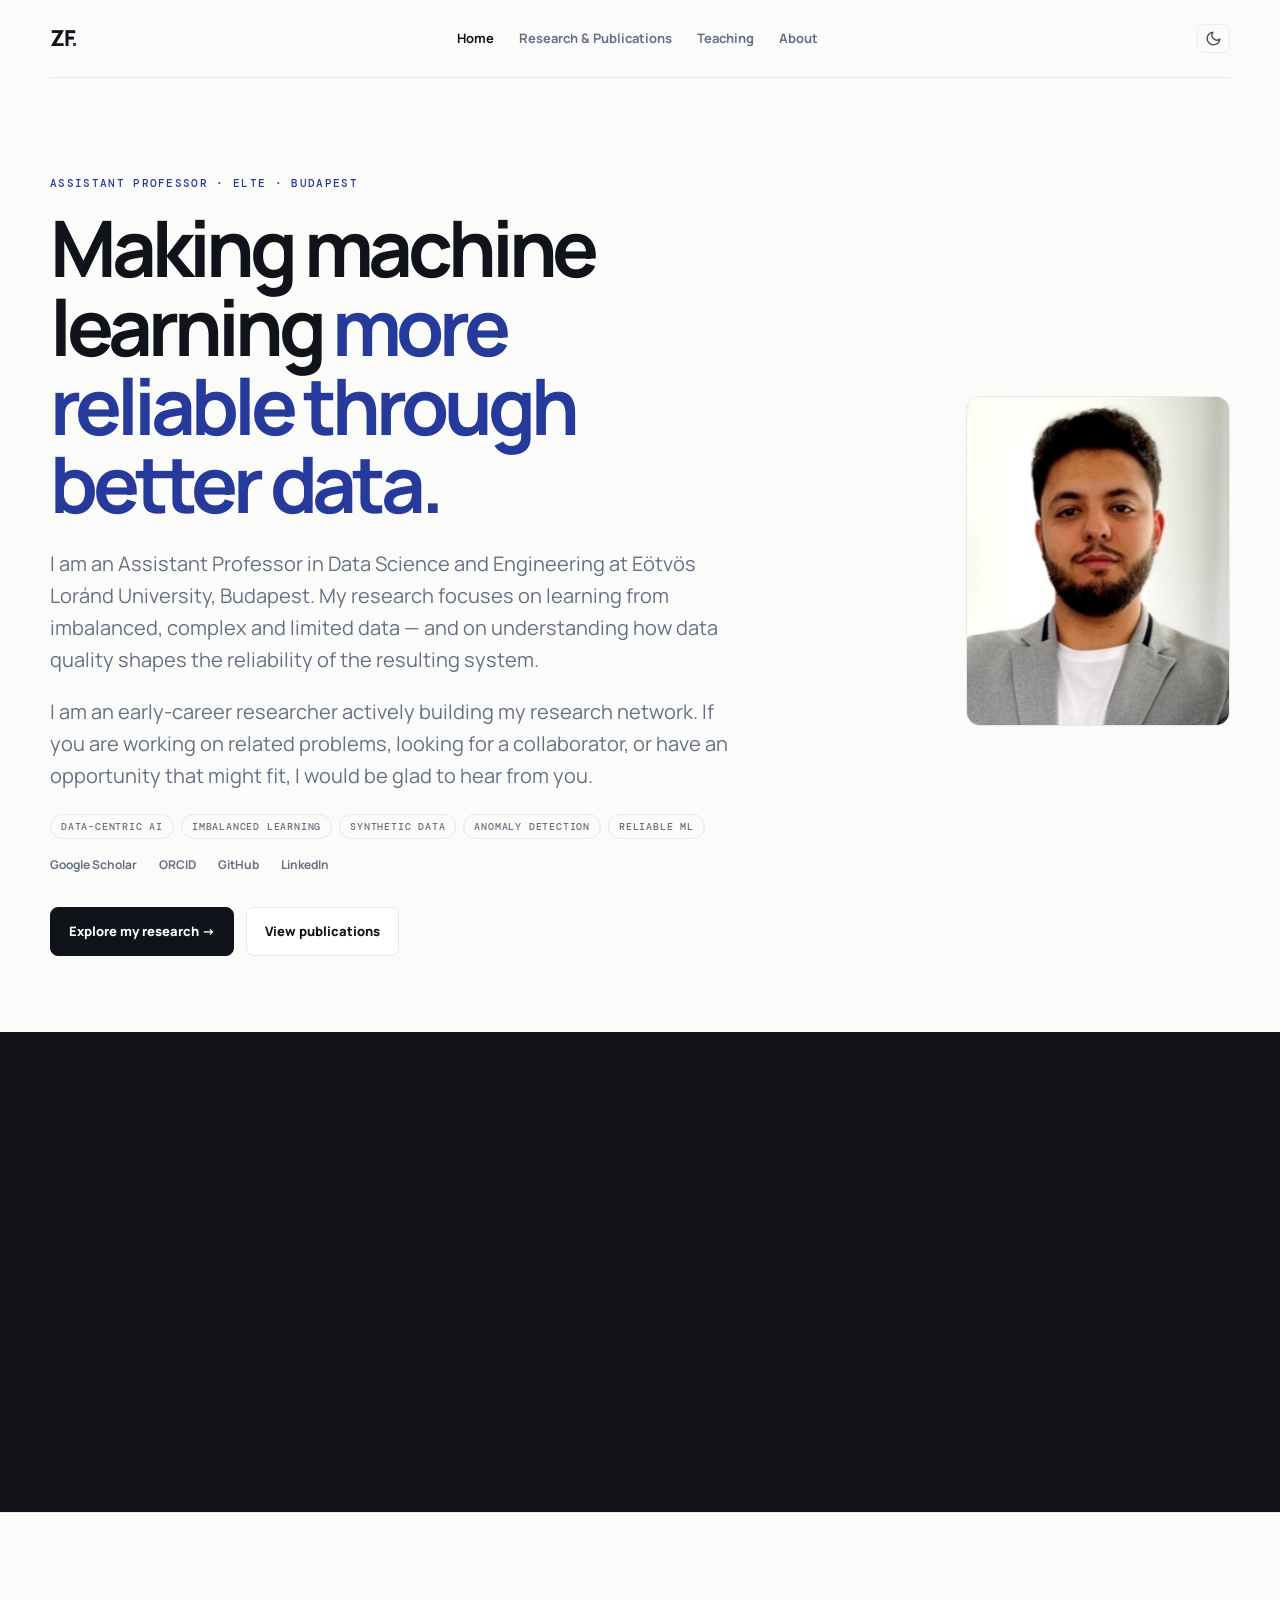
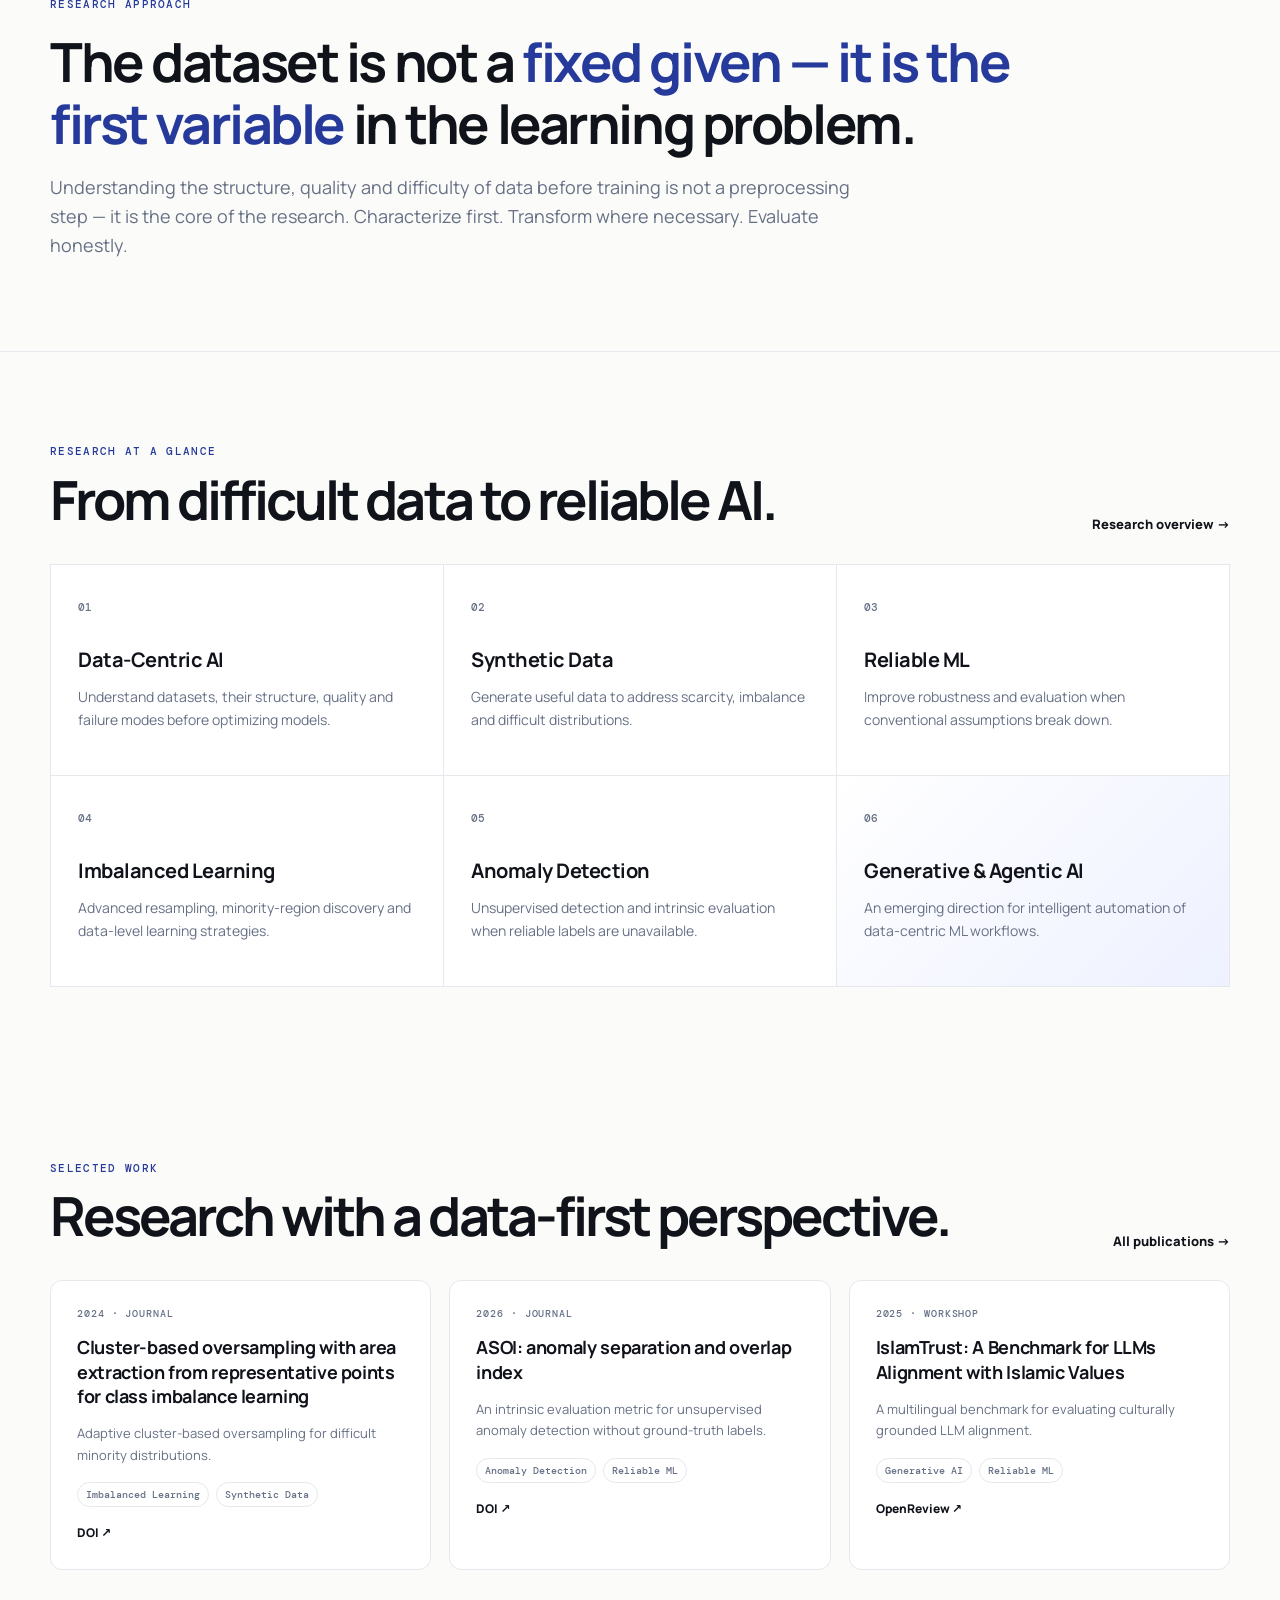
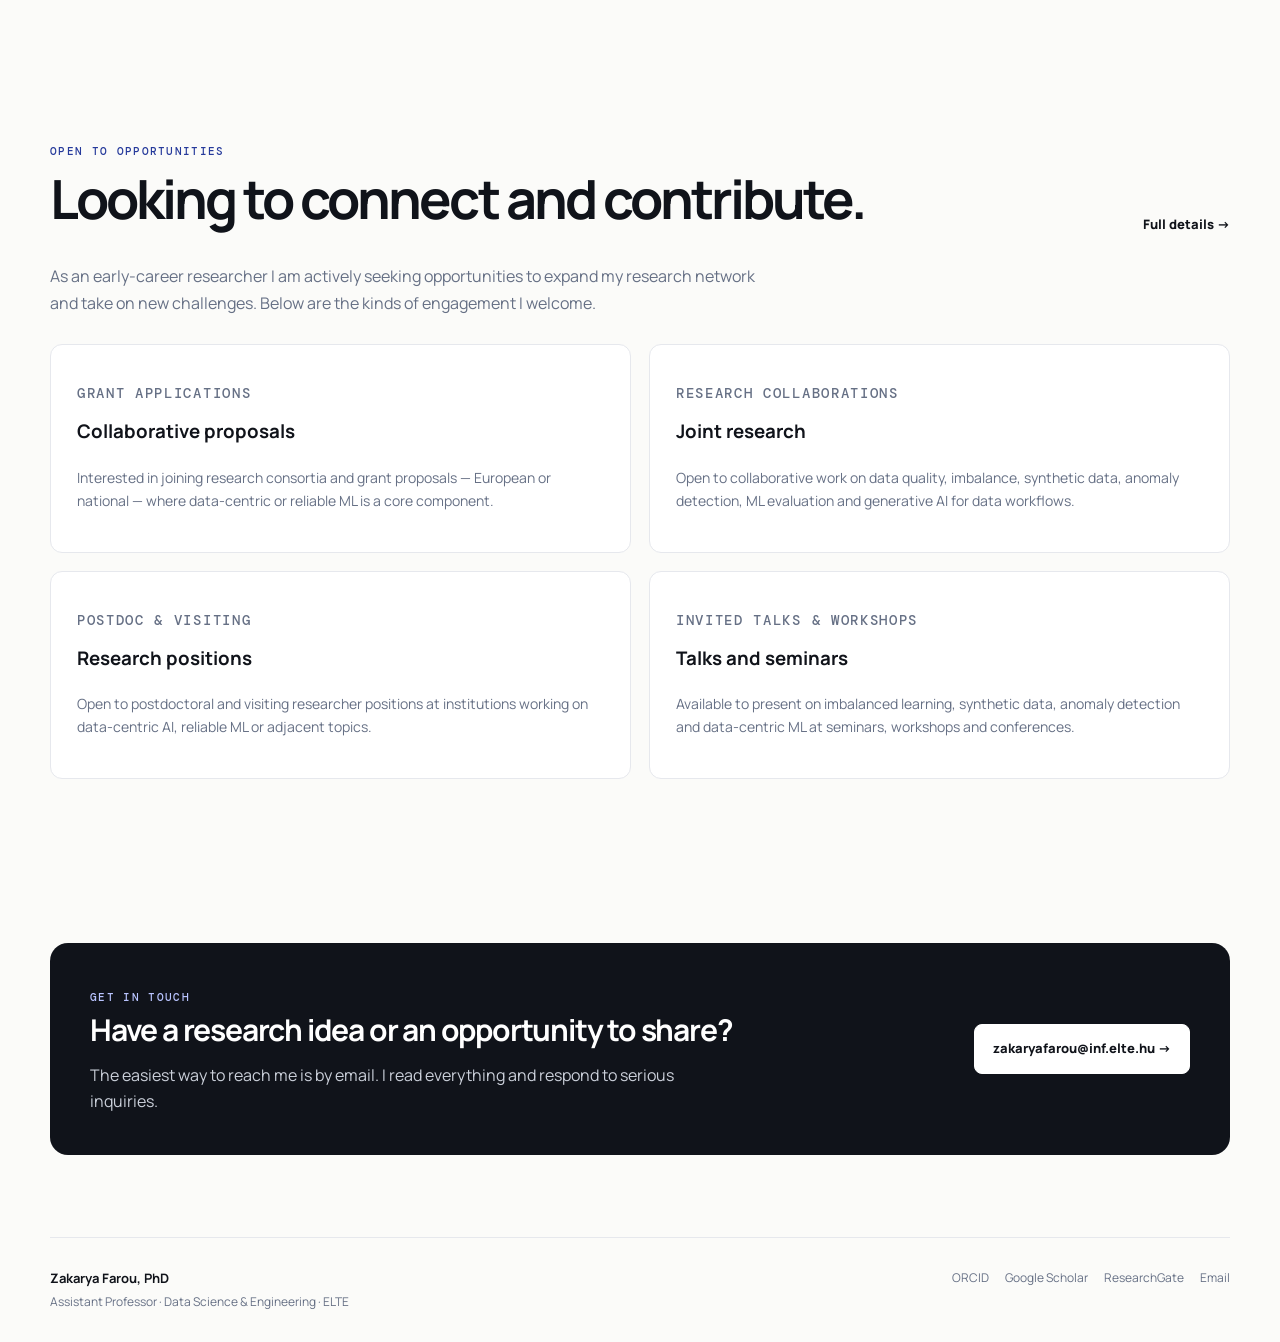
<file: index.html>
<!doctype html><html lang="en"><head><meta charset="utf-8"><meta name="viewport" content="width=device-width,initial-scale=1"><title>Zakarya Farou, PhD — Data-Centric & Reliable Machine Learning</title><meta name="description" content="Zakarya Farou is an Assistant Professor in Data Science and Engineering at Eötvös Loránd University (ELTE), Budapest. Early-career researcher in data-centric AI, synthetic data, imbalanced learning, anomaly detection and reliable ML. Open to research collaborations, grant proposals and invited talks."><meta property="og:type" content="website"><meta property="og:title" content="Zakarya Farou, PhD — Data-Centric & Reliable ML"><meta property="og:description" content="Assistant Professor at ELTE Budapest. Research in data-centric AI, synthetic data, imbalanced learning and reliable ML. Open to collaborations, grant proposals and invited talks."><meta property="og:url" content="https://zakaryafarou.github.io/"><meta property="og:image" content="https://zakaryafarou.github.io/assets/images/zakarya-farou.jpg"><meta property="og:site_name" content="Zakarya Farou"><meta name="twitter:card" content="summary_large_image"><meta name="twitter:title" content="Zakarya Farou, PhD"><meta name="twitter:description" content="Assistant Professor at ELTE. Research in data-centric AI, synthetic data, imbalanced learning and reliable ML."><link rel="canonical" href="https://zakaryafarou.github.io/"><link rel="icon" href="data:image/svg+xml,%3Csvg xmlns=%27http://www.w3.org/2000/svg%27 viewBox=%270 0 32 32%27%3E%3Crect width=%2732%27 height=%2732%27 rx=%276%27 fill=%27%23263a9b%27/%3E%3Ctext x=%2716%27 y=%2723%27 font-family=%27system-ui,sans-serif%27 font-size=%2718%27 font-weight=%27600%27 text-anchor=%27middle%27 fill=%27%23fff%27%3EZF%3C/text%3E%3C/svg%3E"><link rel="stylesheet" href="css/site.css"><script>try{var t=localStorage.getItem('theme');if(t)document.documentElement.setAttribute('data-theme',t)}catch(e){}</script><meta name="color-scheme" content="light dark"></head><body><a class="skip-link" href="#main-content">Skip to content</a>
<header class="nav wrap"><a class="brand" href="index.html">ZF<span>.</span></a><nav><a href="index.html">Home</a><a href="research.html">Research &amp; Publications</a><a href="teaching.html">Teaching</a><a href="about.html">About</a></nav><button type="button" class="theme-toggle" aria-label="Toggle theme"><svg class="icon-sun" width="17" height="17" viewBox="0 0 24 24" fill="none" stroke="currentColor" stroke-width="2" stroke-linecap="round" stroke-linejoin="round" aria-hidden="true"><circle cx="12" cy="12" r="5"/><line x1="12" y1="1" x2="12" y2="3"/><line x1="12" y1="21" x2="12" y2="23"/><line x1="4.22" y1="4.22" x2="5.64" y2="5.64"/><line x1="18.36" y1="18.36" x2="19.78" y2="19.78"/><line x1="1" y1="12" x2="3" y2="12"/><line x1="21" y1="12" x2="23" y2="12"/><line x1="4.22" y1="19.78" x2="5.64" y2="18.36"/><line x1="18.36" y1="5.64" x2="19.78" y2="4.22"/></svg><svg class="icon-moon" width="17" height="17" viewBox="0 0 24 24" fill="none" stroke="currentColor" stroke-width="2" stroke-linecap="round" stroke-linejoin="round" aria-hidden="true"><path d="M21 12.79A9 9 0 1 1 11.21 3 7 7 0 0 0 21 12.79z"/></svg></button><button type="button" class="menu-toggle" aria-label="Menu" aria-expanded="false"><span class="bar"></span><span class="bar"></span><span class="bar"></span></button></header>
<main id="main-content"><section class="hero wrap"><div class="hero-content"><p class="eyebrow">ASSISTANT PROFESSOR · ELTE · BUDAPEST</p><h1>Making machine learning <em>more reliable through better data.</em></h1><p class="lead">I am an Assistant Professor in Data Science and Engineering at Eötvös Loránd University, Budapest. My research focuses on learning from imbalanced, complex and limited data — and on understanding how data quality shapes the reliability of the resulting system.</p><p class="lead" style="margin-top:8px">I am an early-career researcher actively building my research network. If you are working on related problems, looking for a collaborator, or have an opportunity that might fit, I would be glad to hear from you.</p><div class="hero-keywords"><span>Data-Centric AI</span><span>Imbalanced Learning</span><span>Synthetic Data</span><span>Anomaly Detection</span><span>Reliable ML</span></div><nav class="hero-links" aria-label="Academic profiles"><a href="https://scholar.google.com/citations?user=FM-8ArsAAAAJ">Google Scholar</a><a href="https://orcid.org/0000-0003-3996-2656">ORCID</a><a href="https://github.com/zakaryafarou">GitHub</a><a href="https://www.linkedin.com/in/zakaryafarou">LinkedIn</a></nav><div class="actions"><a class="button primary" href="research.html">Explore my research →</a><a class="button secondary" href="research.html#publications">View publications</a></div></div><div class="hero-portrait-wrap"><img class="hero-portrait" src="assets/images/zakarya-farou.jpg" alt="Zakarya Farou" width="260" height="330"></div></section>
<section class="research-showcase" aria-label="Animated research showcase"><canvas id="research-canvas" role="img" aria-label="Animation illustrating research themes: imbalanced dot clouds, improved decision boundaries through synthetic data, semantic network, and research identity."></canvas><noscript><p style="padding:2rem 1rem;text-align:center;color:#8a94a8;font-family:Manrope,sans-serif;font-size:14px">Research showcase animation requires JavaScript.</p></noscript></section>
<section class="statement"><div class="wrap"><p class="kicker">RESEARCH APPROACH</p><h2>The dataset is not a <span>fixed given — it is the first variable</span> in the learning problem.</h2><p class="lead" style="font-size:18px;max-width:800px;margin-top:16px">Understanding the structure, quality and difficulty of data before training is not a preprocessing step — it is the core of the research. Characterize first. Transform where necessary. Evaluate honestly.</p></div></section>
<section class="block wrap"><div class="section-head"><div><p class="kicker">RESEARCH AT A GLANCE</p><h2>From difficult data to reliable AI.</h2></div><a href="research.html">Research overview →</a></div><div class="theme-grid"><a class="theme" href="research.html#data"><small>01</small><h3>Data-Centric AI</h3><p>Understand datasets, their structure, quality and failure modes before optimizing models.</p></a><a class="theme" href="research.html#synthetic"><small>02</small><h3>Synthetic Data</h3><p>Generate useful data to address scarcity, imbalance and difficult distributions.</p></a><a class="theme" href="research.html#reliable"><small>03</small><h3>Reliable ML</h3><p>Improve robustness and evaluation when conventional assumptions break down.</p></a><a class="theme" href="research.html#imbalance"><small>04</small><h3>Imbalanced Learning</h3><p>Advanced resampling, minority-region discovery and data-level learning strategies.</p></a><a class="theme" href="research.html#anomaly"><small>05</small><h3>Anomaly Detection</h3><p>Unsupervised detection and intrinsic evaluation when reliable labels are unavailable.</p></a><a class="theme future" href="research.html#agentic"><small>06</small><h3>Generative &amp; Agentic AI</h3><p>An emerging direction for intelligent automation of data-centric ML workflows.</p></a></div></section>
<section class="block wrap"><div class="section-head"><div><p class="kicker">SELECTED WORK</p><h2>Research with a data-first perspective.</h2></div><a href="research.html#publications">All publications →</a></div><div class="paper-grid"><article class="paper-card"><div class="paper-meta">2024 · JOURNAL</div><h3>Cluster-based oversampling with area extraction from representative points for class imbalance learning</h3><p>Adaptive cluster-based oversampling for difficult minority distributions.</p><div class="tags"><span class="tag">Imbalanced Learning</span><span class="tag">Synthetic Data</span></div><a class="paper-links" href="https://doi.org/10.1016/j.iswa.2024.200357">DOI ↗</a></article><article class="paper-card"><div class="paper-meta">2026 · JOURNAL</div><h3>ASOI: anomaly separation and overlap index</h3><p>An intrinsic evaluation metric for unsupervised anomaly detection without ground-truth labels.</p><div class="tags"><span class="tag">Anomaly Detection</span><span class="tag">Reliable ML</span></div><a class="paper-links" href="https://doi.org/10.1007/s40747-025-02204-0">DOI ↗</a></article><article class="paper-card"><div class="paper-meta">2025 · WORKSHOP</div><h3>IslamTrust: A Benchmark for LLMs Alignment with Islamic Values</h3><p>A multilingual benchmark for evaluating culturally grounded LLM alignment.</p><div class="tags"><span class="tag">Generative AI</span><span class="tag">Reliable ML</span></div><a class="paper-links" href="https://openreview.net/forum?id=PBcv90iKFB">OpenReview ↗</a></article></div></section>
<section class="block wrap" id="open-to"><div class="section-head"><div><p class="kicker">OPEN TO OPPORTUNITIES</p><h2>Looking to connect and contribute.</h2></div><a href="about.html#open-to">Full details →</a></div><p style="max-width:720px;margin-bottom:28px;color:var(--muted)">As an early-career researcher I am actively seeking opportunities to expand my research network and take on new challenges. Below are the kinds of engagement I welcome.</p><div class="contact-grid"><article class="contact-card"><p class="kicker">GRANT APPLICATIONS</p><h3>Collaborative proposals</h3><p>Interested in joining research consortia and grant proposals — European or national — where data-centric or reliable ML is a core component.</p></article><article class="contact-card"><p class="kicker">RESEARCH COLLABORATIONS</p><h3>Joint research</h3><p>Open to collaborative work on data quality, imbalance, synthetic data, anomaly detection, ML evaluation and generative AI for data workflows.</p></article><article class="contact-card"><p class="kicker">POSTDOC &amp; VISITING</p><h3>Research positions</h3><p>Open to postdoctoral and visiting researcher positions at institutions working on data-centric AI, reliable ML or adjacent topics.</p></article><article class="contact-card"><p class="kicker">INVITED TALKS &amp; WORKSHOPS</p><h3>Talks and seminars</h3><p>Available to present on imbalanced learning, synthetic data, anomaly detection and data-centric ML at seminars, workshops and conferences.</p></article></div></section>
<section class="block wrap"><div class="callout"><div><p class="kicker" style="color:#b9c4ff">GET IN TOUCH</p><h2>Have a research idea or an opportunity to share?</h2><p>The easiest way to reach me is by email. I read everything and respond to serious inquiries.</p></div><a class="button" href="mailto:zakaryafarou@inf.elte.hu">zakaryafarou@inf.elte.hu →</a></div></section>
</main>
<footer class="wrap"><div><strong>Zakarya Farou, PhD</strong><span>Assistant Professor · Data Science &amp; Engineering · ELTE</span></div><div class="footer-links"><a href="https://orcid.org/0000-0003-3996-2656">ORCID</a><a href="https://scholar.google.com/citations?user=FM-8ArsAAAAJ">Google Scholar</a><a href="https://www.researchgate.net/profile/Zakarya-Farou">ResearchGate</a><a href="mailto:zakaryafarou@inf.elte.hu">Email</a></div></footer>
<script src="js/site.js"></script><script src="js/research-animation.js"></script></body></html>
</file>
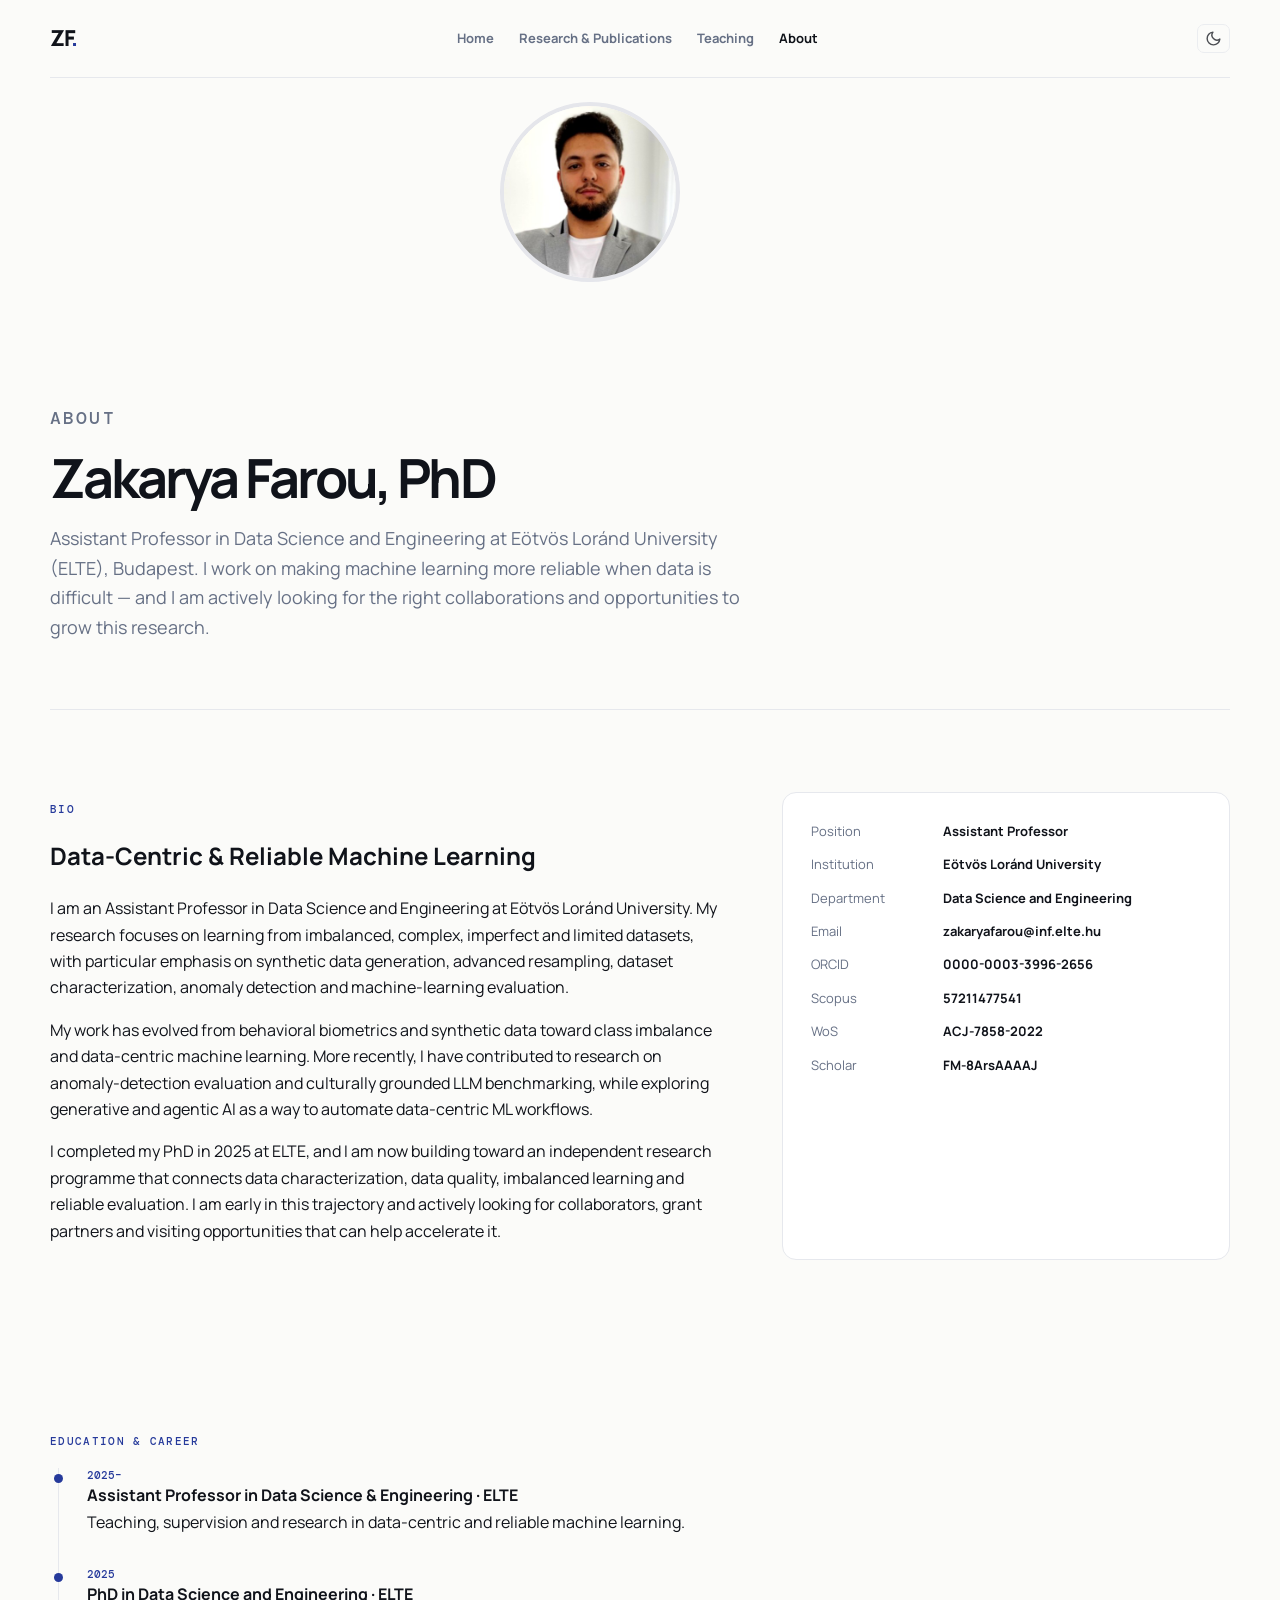
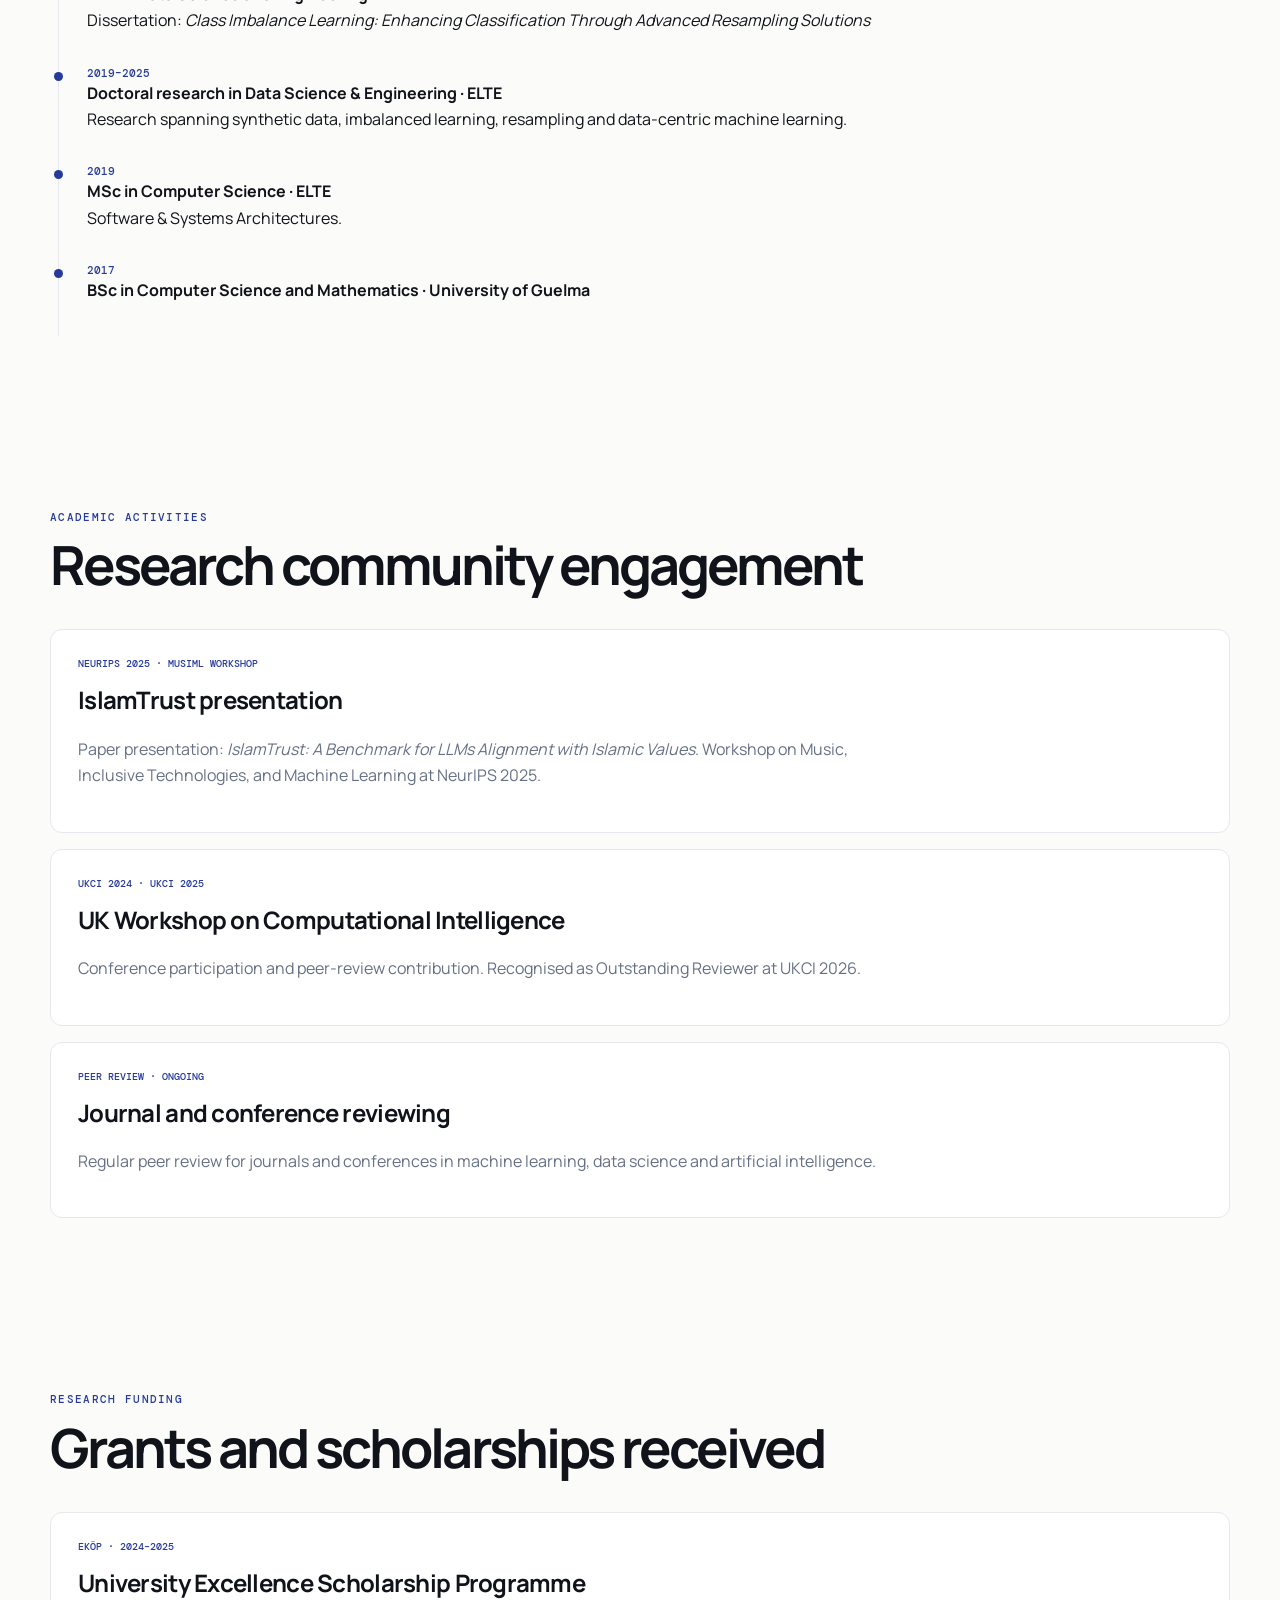
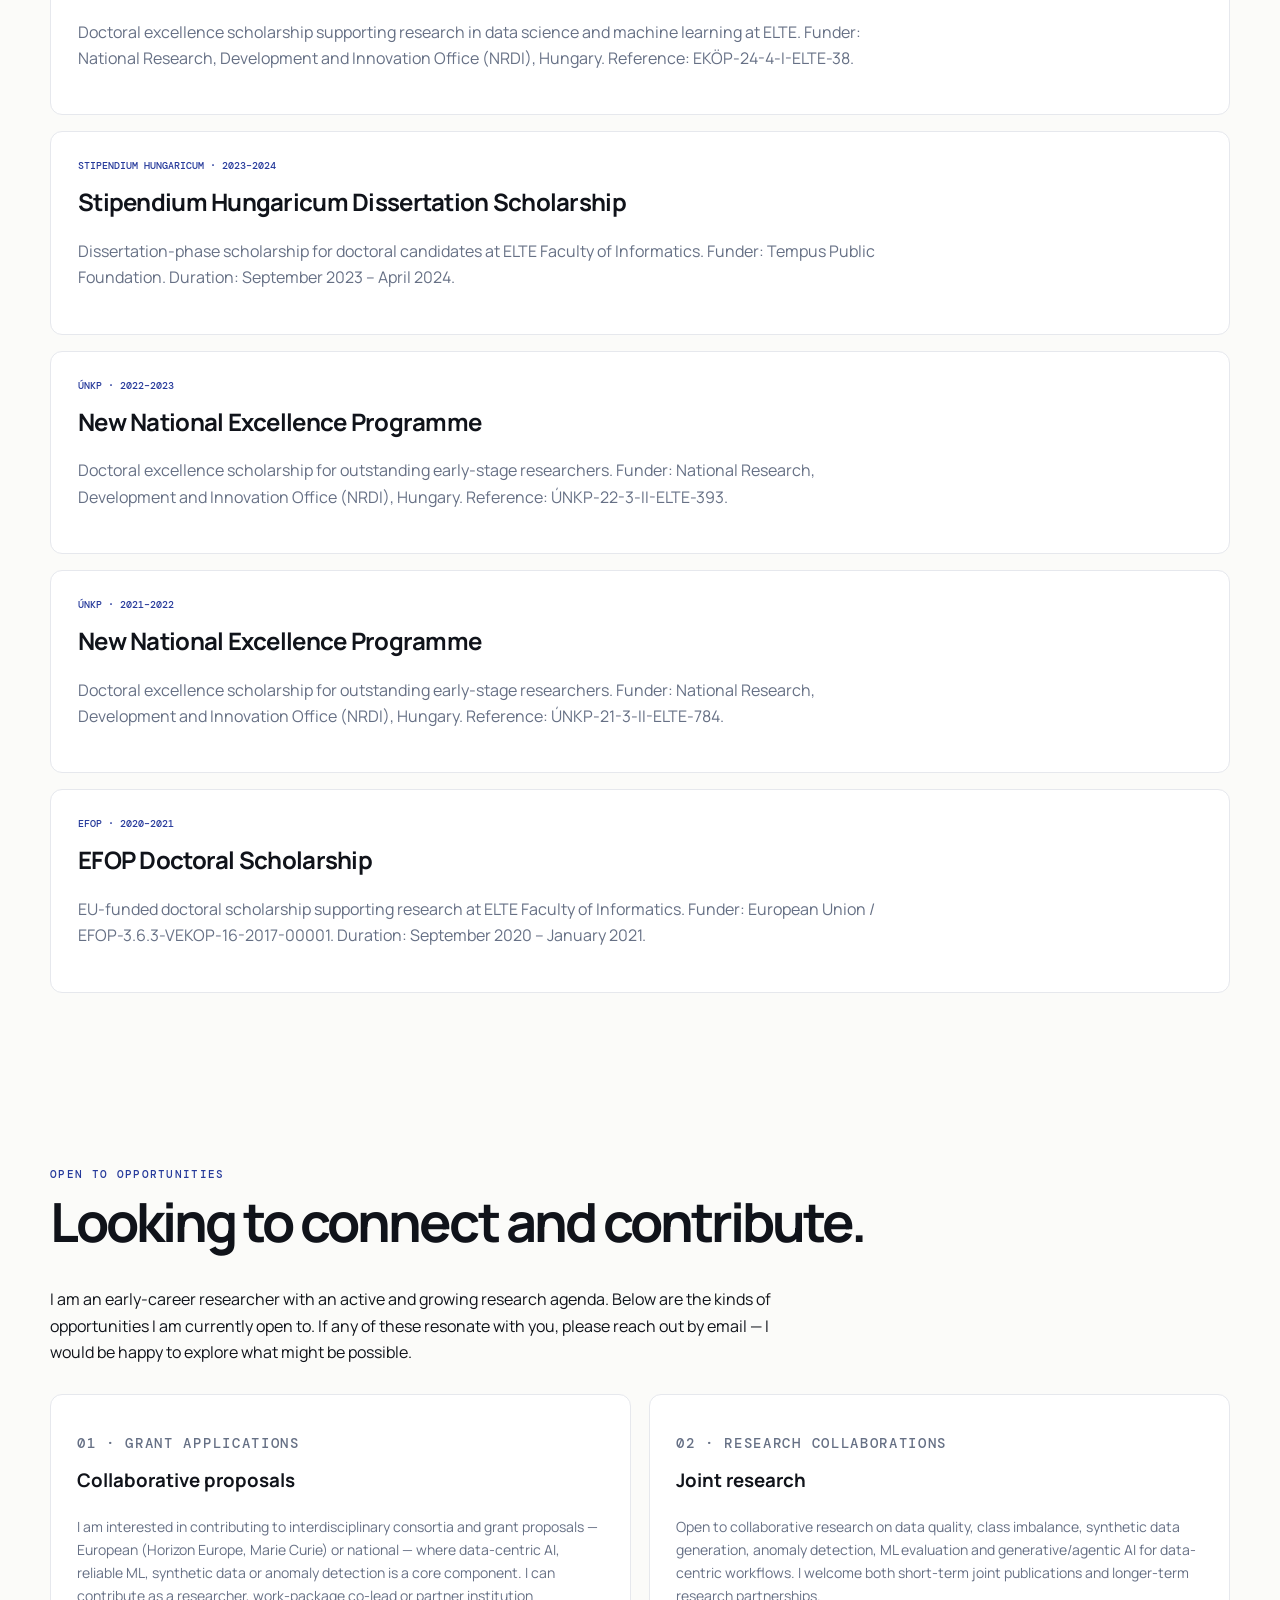
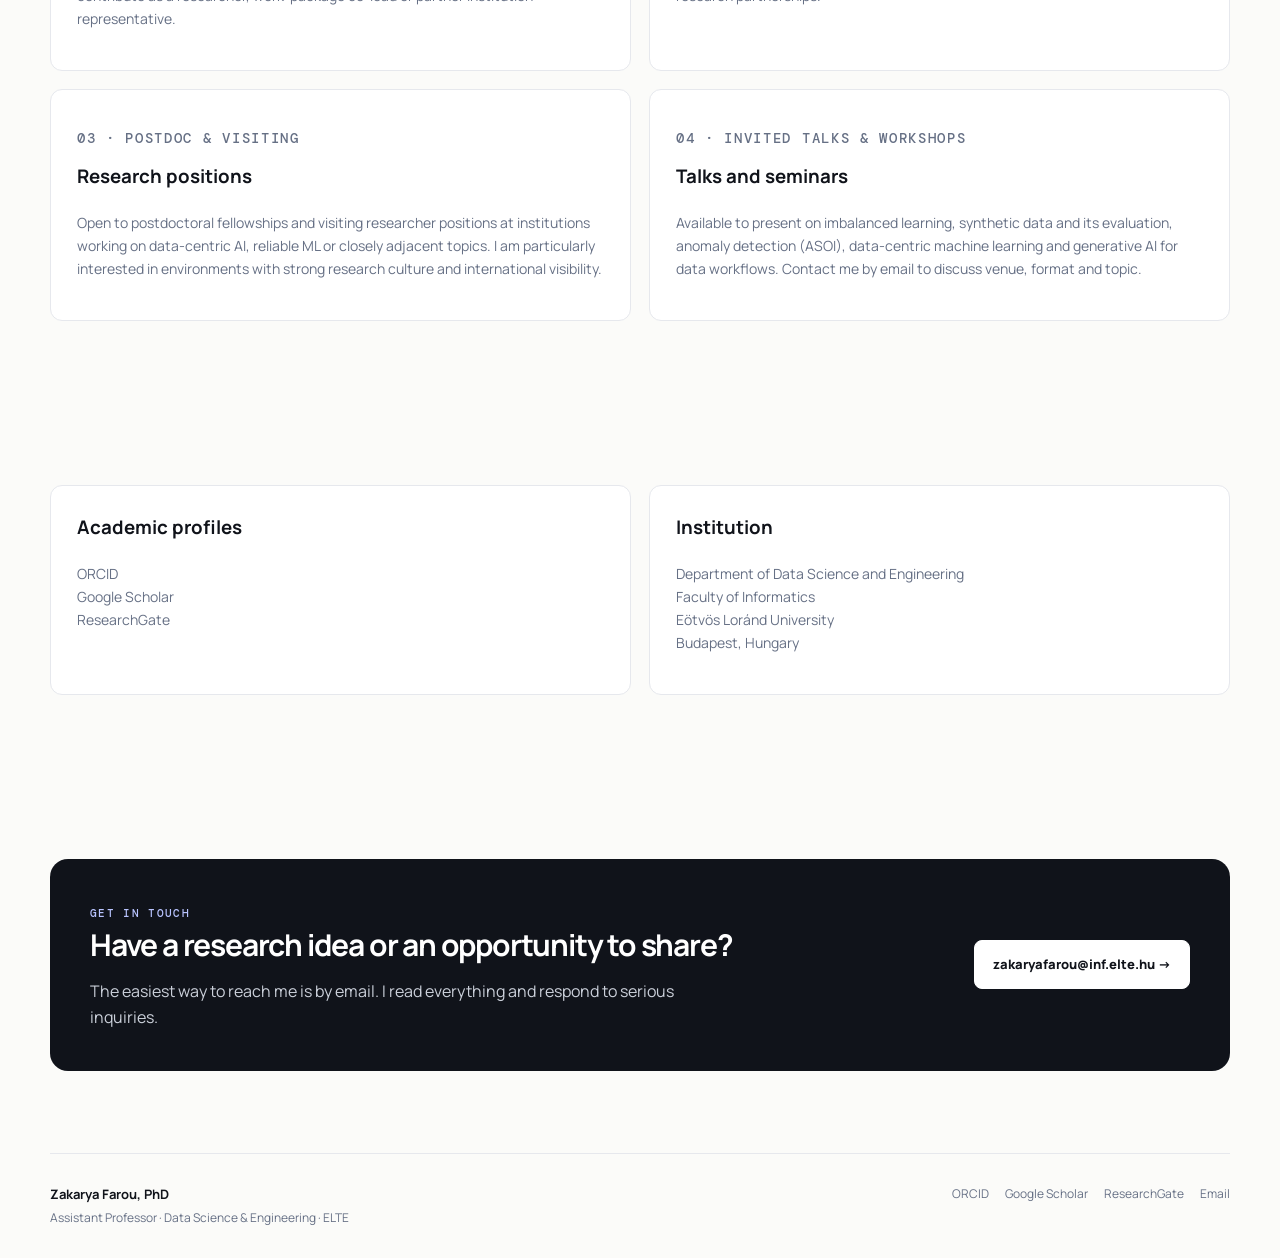
<file: about.html>
<!doctype html><html lang="en"><head><meta charset="utf-8"><meta name="viewport" content="width=device-width,initial-scale=1"><title>About — Zakarya Farou</title><meta name="description" content="About Zakarya Farou — Assistant Professor at ELTE Budapest. Bio, career timeline, academic activities, and research opportunities including grant applications, collaborations, postdoc positions and invited talks."><meta property="og:type" content="website"><meta property="og:title" content="About — Zakarya Farou, PhD"><meta property="og:description" content="Assistant Professor at ELTE Budapest in Data-Centric and Reliable Machine Learning. Open to research collaborations, grant proposals, postdoc/visiting positions and invited talks."><meta property="og:url" content="https://zakaryafarou.github.io/about.html"><meta property="og:site_name" content="Zakarya Farou"><meta property="og:image" content="https://zakaryafarou.github.io/assets/images/zakarya-farou.jpg"><meta name="twitter:card" content="summary_large_image"><link rel="canonical" href="https://zakaryafarou.github.io/about.html"><link rel="icon" href="data:image/svg+xml,%3Csvg xmlns=%27http://www.w3.org/2000/svg%27 viewBox=%270 0 32 32%27%3E%3Crect width=%2732%27 height=%2732%27 rx=%276%27 fill=%27%23263a9b%27/%3E%3Ctext x=%2716%27 y=%2723%27 font-family=%27system-ui,sans-serif%27 font-size=%2718%27 font-weight=%27600%27 text-anchor=%27middle%27 fill=%27%23fff%27%3EZF%3C/text%3E%3C/svg%3E"><link rel="stylesheet" href="css/site.css"><script>try{var t=localStorage.getItem('theme');if(t)document.documentElement.setAttribute('data-theme',t)}catch(e){}</script><meta name="color-scheme" content="light dark"></head><body><a class="skip-link" href="#main-content">Skip to content</a>
<header class="nav wrap"><a class="brand" href="index.html">ZF<span>.</span></a><nav><a href="index.html">Home</a><a href="research.html">Research &amp; Publications</a><a href="teaching.html">Teaching</a><a href="about.html">About</a></nav><button type="button" class="theme-toggle" aria-label="Toggle theme"><svg class="icon-sun" width="17" height="17" viewBox="0 0 24 24" fill="none" stroke="currentColor" stroke-width="2" stroke-linecap="round" stroke-linejoin="round" aria-hidden="true"><circle cx="12" cy="12" r="5"/><line x1="12" y1="1" x2="12" y2="3"/><line x1="12" y1="21" x2="12" y2="23"/><line x1="4.22" y1="4.22" x2="5.64" y2="5.64"/><line x1="18.36" y1="18.36" x2="19.78" y2="19.78"/><line x1="1" y1="12" x2="3" y2="12"/><line x1="21" y1="12" x2="23" y2="12"/><line x1="4.22" y1="19.78" x2="5.64" y2="18.36"/><line x1="18.36" y1="5.64" x2="19.78" y2="4.22"/></svg><svg class="icon-moon" width="17" height="17" viewBox="0 0 24 24" fill="none" stroke="currentColor" stroke-width="2" stroke-linecap="round" stroke-linejoin="round" aria-hidden="true"><path d="M21 12.79A9 9 0 1 1 11.21 3 7 7 0 0 0 21 12.79z"/></svg></button><button type="button" class="menu-toggle" aria-label="Menu" aria-expanded="false"><span class="bar"></span><span class="bar"></span><span class="bar"></span></button></header>
<main id="main-content">

<div class="profile-photo wrap"><img src="assets/images/zakarya-farou.jpg" alt="Zakarya Farou" width="180" height="180"></div>
<section class="page-head wrap"><p class="kicker">ABOUT</p><h1>Zakarya Farou, PhD</h1><p>Assistant Professor in Data Science and Engineering at Eötvös Loránd University (ELTE), Budapest. I work on making machine learning more reliable when data is difficult — and I am actively looking for the right collaborations and opportunities to grow this research.</p></section>

<section class="block wrap"><div class="bio-grid"><div><p class="kicker">BIO</p><h2>Data-Centric &amp; Reliable Machine Learning</h2><p>I am an Assistant Professor in Data Science and Engineering at Eötvös Loránd University. My research focuses on learning from imbalanced, complex, imperfect and limited datasets, with particular emphasis on synthetic data generation, advanced resampling, dataset characterization, anomaly detection and machine-learning evaluation.</p><p>My work has evolved from behavioral biometrics and synthetic data toward class imbalance and data-centric machine learning. More recently, I have contributed to research on anomaly-detection evaluation and culturally grounded LLM benchmarking, while exploring generative and agentic AI as a way to automate data-centric ML workflows.</p><p>I completed my PhD in 2025 at ELTE, and I am now building toward an independent research programme that connects data characterization, data quality, imbalanced learning and reliable evaluation. I am early in this trajectory and actively looking for collaborators, grant partners and visiting opportunities that can help accelerate it.</p></div><aside class="profile-box"><dl><dt>Position</dt><dd>Assistant Professor</dd><dt>Institution</dt><dd>Eötvös Loránd University</dd><dt>Department</dt><dd>Data Science and Engineering</dd><dt>Email</dt><dd><a href="mailto:zakaryafarou@inf.elte.hu">zakaryafarou@inf.elte.hu</a></dd><dt>ORCID</dt><dd><a href="https://orcid.org/0000-0003-3996-2656">0000-0003-3996-2656</a></dd><dt>Scopus</dt><dd>57211477541</dd><dt>WoS</dt><dd>ACJ-7858-2022</dd><dt>Scholar</dt><dd><a href="https://scholar.google.com/citations?user=FM-8ArsAAAAJ">FM-8ArsAAAAJ</a></dd></dl></aside></div></section>

<section class="block wrap"><p class="kicker">EDUCATION &amp; CAREER</p><div class="timeline"><div class="event"><div class="year">2025–</div><strong>Assistant Professor in Data Science &amp; Engineering · ELTE</strong><div>Teaching, supervision and research in data-centric and reliable machine learning.</div></div><div class="event"><div class="year">2025</div><strong>PhD in Data Science and Engineering · ELTE</strong><div>Dissertation: <em>Class Imbalance Learning: Enhancing Classification Through Advanced Resampling Solutions</em></div></div><div class="event"><div class="year">2019–2025</div><strong>Doctoral research in Data Science &amp; Engineering · ELTE</strong><div>Research spanning synthetic data, imbalanced learning, resampling and data-centric machine learning.</div></div><div class="event"><div class="year">2019</div><strong>MSc in Computer Science · ELTE</strong><div>Software &amp; Systems Architectures.</div></div><div class="event"><div class="year">2017</div><strong>BSc in Computer Science and Mathematics · University of Guelma</strong></div></div></section>

<section class="block wrap"><div class="section-head"><div><p class="kicker">ACADEMIC ACTIVITIES</p><h2>Research community engagement</h2></div></div><div class="project-list">
<article class="project"><div class="status">NeurIPS 2025 · MusIML Workshop</div><h2>IslamTrust presentation</h2><p>Paper presentation: <em>IslamTrust: A Benchmark for LLMs Alignment with Islamic Values</em>. Workshop on Music, Inclusive Technologies, and Machine Learning at NeurIPS 2025.</p></article>
<article class="project"><div class="status">UKCI 2024 · UKCI 2025</div><h2>UK Workshop on Computational Intelligence</h2><p>Conference participation and peer-review contribution. Recognised as Outstanding Reviewer at UKCI 2026.</p></article>
<article class="project"><div class="status">PEER REVIEW · ONGOING</div><h2>Journal and conference reviewing</h2><p>Regular peer review for journals and conferences in machine learning, data science and artificial intelligence.</p></article>
</div></section>

<section class="block wrap"><div class="section-head"><div><p class="kicker">RESEARCH FUNDING</p><h2>Grants and scholarships received</h2></div></div><div class="project-list">
<article class="project"><div class="status">EKÖP · 2024–2025</div><h2>University Excellence Scholarship Programme</h2><p>Doctoral excellence scholarship supporting research in data science and machine learning at ELTE. Funder: National Research, Development and Innovation Office (NRDI), Hungary. Reference: EKÖP-24-4-I-ELTE-38.</p></article>
<article class="project"><div class="status">STIPENDIUM HUNGARICUM · 2023–2024</div><h2>Stipendium Hungaricum Dissertation Scholarship</h2><p>Dissertation-phase scholarship for doctoral candidates at ELTE Faculty of Informatics. Funder: Tempus Public Foundation. Duration: September 2023 – April 2024.</p></article>
<article class="project"><div class="status">ÚNKP · 2022–2023</div><h2>New National Excellence Programme</h2><p>Doctoral excellence scholarship for outstanding early-stage researchers. Funder: National Research, Development and Innovation Office (NRDI), Hungary. Reference: ÚNKP-22-3-II-ELTE-393.</p></article>
<article class="project"><div class="status">ÚNKP · 2021–2022</div><h2>New National Excellence Programme</h2><p>Doctoral excellence scholarship for outstanding early-stage researchers. Funder: National Research, Development and Innovation Office (NRDI), Hungary. Reference: ÚNKP-21-3-II-ELTE-784.</p></article>
<article class="project"><div class="status">EFOP · 2020–2021</div><h2>EFOP Doctoral Scholarship</h2><p>EU-funded doctoral scholarship supporting research at ELTE Faculty of Informatics. Funder: European Union / EFOP-3.6.3-VEKOP-16-2017-00001. Duration: September 2020 – January 2021.</p></article>
</div></section>

<section class="block wrap" id="open-to"><div class="section-head"><div><p class="kicker">OPEN TO OPPORTUNITIES</p><h2>Looking to connect and contribute.</h2></div></div><p style="max-width:760px;margin-bottom:28px">I am an early-career researcher with an active and growing research agenda. Below are the kinds of opportunities I am currently open to. If any of these resonate with you, please reach out by email — I would be happy to explore what might be possible.</p>
<div class="contact-grid">
<article class="contact-card"><p class="kicker">01 · GRANT APPLICATIONS</p><h3>Collaborative proposals</h3><p>I am interested in contributing to interdisciplinary consortia and grant proposals — European (Horizon Europe, Marie Curie) or national — where data-centric AI, reliable ML, synthetic data or anomaly detection is a core component. I can contribute as a researcher, work-package co-lead or partner institution representative.</p></article>
<article class="contact-card"><p class="kicker">02 · RESEARCH COLLABORATIONS</p><h3>Joint research</h3><p>Open to collaborative research on data quality, class imbalance, synthetic data generation, anomaly detection, ML evaluation and generative/agentic AI for data-centric workflows. I welcome both short-term joint publications and longer-term research partnerships.</p></article>
<article class="contact-card"><p class="kicker">03 · POSTDOC &amp; VISITING</p><h3>Research positions</h3><p>Open to postdoctoral fellowships and visiting researcher positions at institutions working on data-centric AI, reliable ML or closely adjacent topics. I am particularly interested in environments with strong research culture and international visibility.</p></article>
<article class="contact-card"><p class="kicker">04 · INVITED TALKS &amp; WORKSHOPS</p><h3>Talks and seminars</h3><p>Available to present on imbalanced learning, synthetic data and its evaluation, anomaly detection (ASOI), data-centric machine learning and generative AI for data workflows. Contact me by email to discuss venue, format and topic.</p></article>
</div></section>

<section class="block wrap"><div class="contact-grid"><div class="contact-card"><h3>Academic profiles</h3><p><a href="https://orcid.org/0000-0003-3996-2656">ORCID</a><br><a href="https://scholar.google.com/citations?user=FM-8ArsAAAAJ">Google Scholar</a><br><a href="https://www.researchgate.net/profile/Zakarya-Farou">ResearchGate</a></p></div><div class="contact-card"><h3>Institution</h3><p>Department of Data Science and Engineering<br>Faculty of Informatics<br>Eötvös Loránd University<br>Budapest, Hungary</p></div></div></section>

<section class="block wrap"><div class="callout"><div><p class="kicker" style="color:#b9c4ff">GET IN TOUCH</p><h2>Have a research idea or an opportunity to share?</h2><p>The easiest way to reach me is by email. I read everything and respond to serious inquiries.</p></div><a class="button" href="mailto:zakaryafarou@inf.elte.hu">zakaryafarou@inf.elte.hu →</a></div></section>

</main>
<footer class="wrap"><div><strong>Zakarya Farou, PhD</strong><span>Assistant Professor · Data Science &amp; Engineering · ELTE</span></div><div class="footer-links"><a href="https://orcid.org/0000-0003-3996-2656">ORCID</a><a href="https://scholar.google.com/citations?user=FM-8ArsAAAAJ">Google Scholar</a><a href="https://www.researchgate.net/profile/Zakarya-Farou">ResearchGate</a><a href="mailto:zakaryafarou@inf.elte.hu">Email</a></div></footer>
<script src="js/site.js"></script></body></html>
</file>
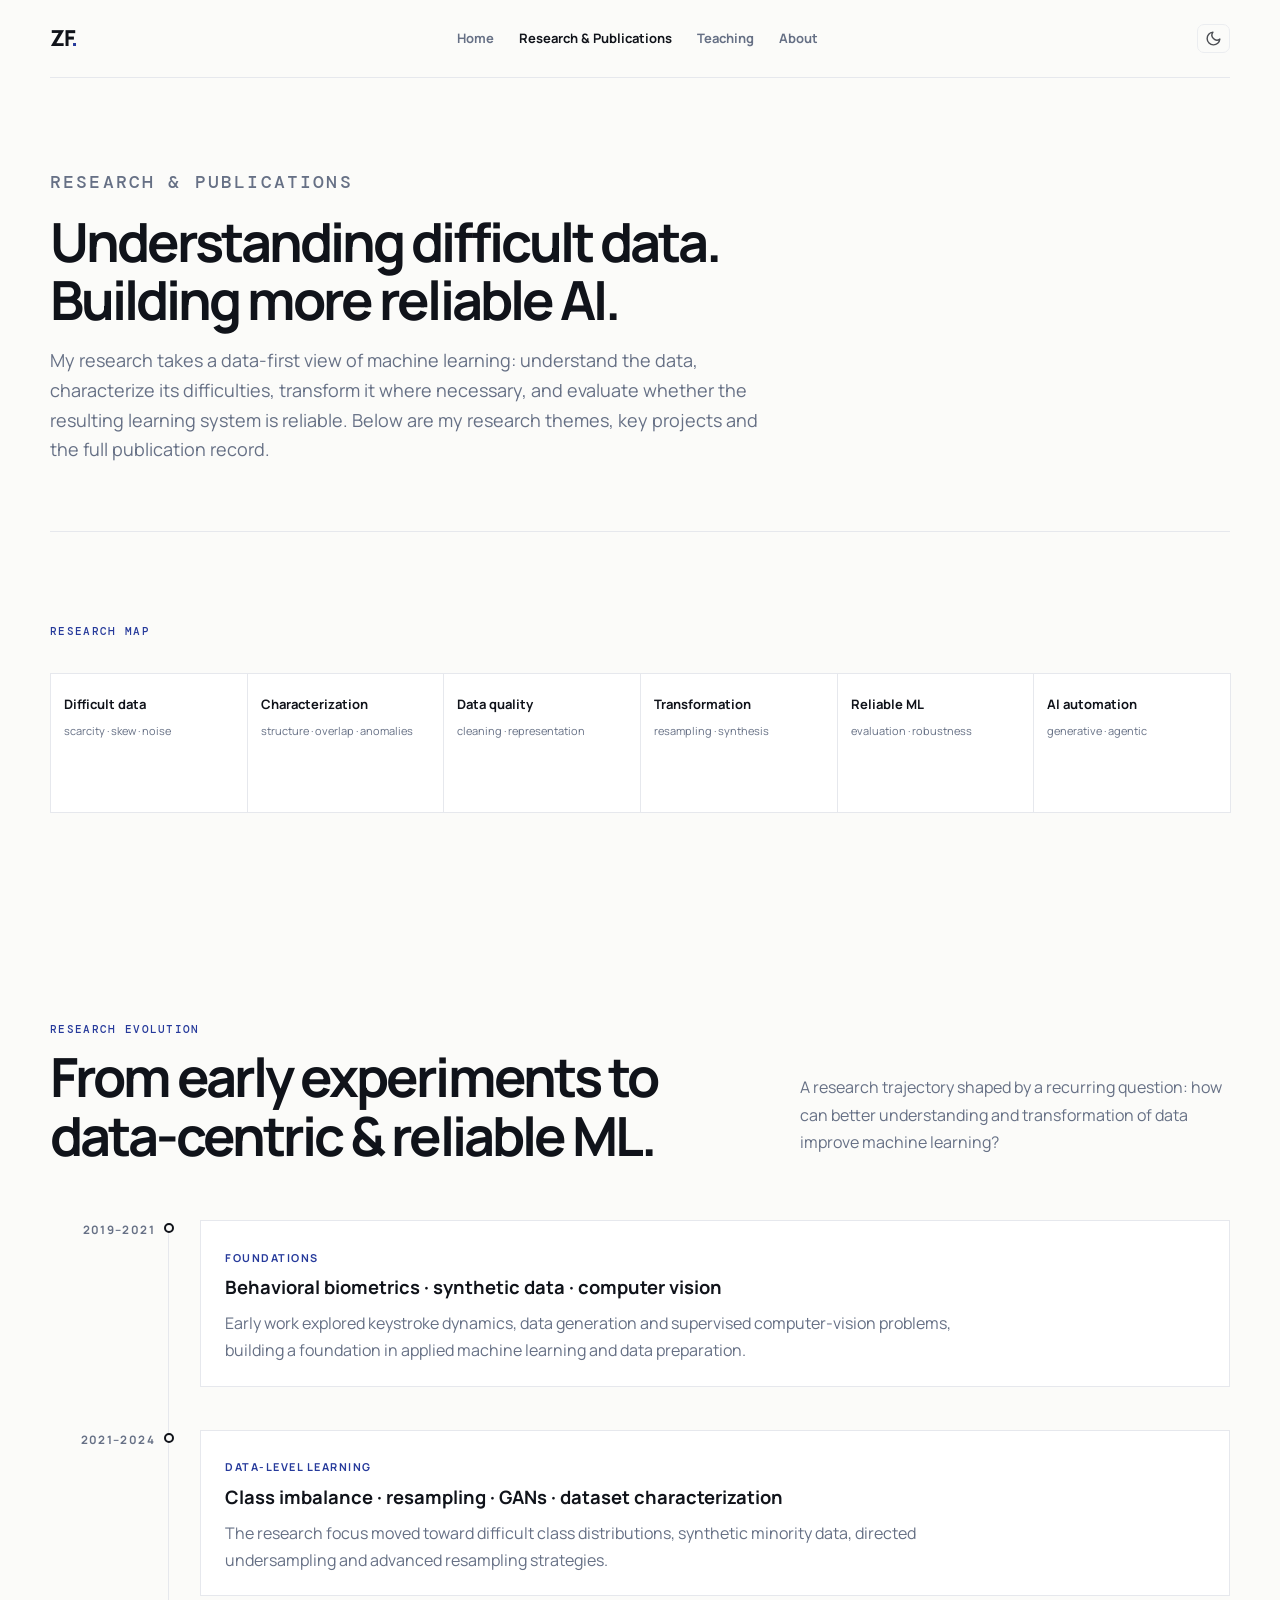
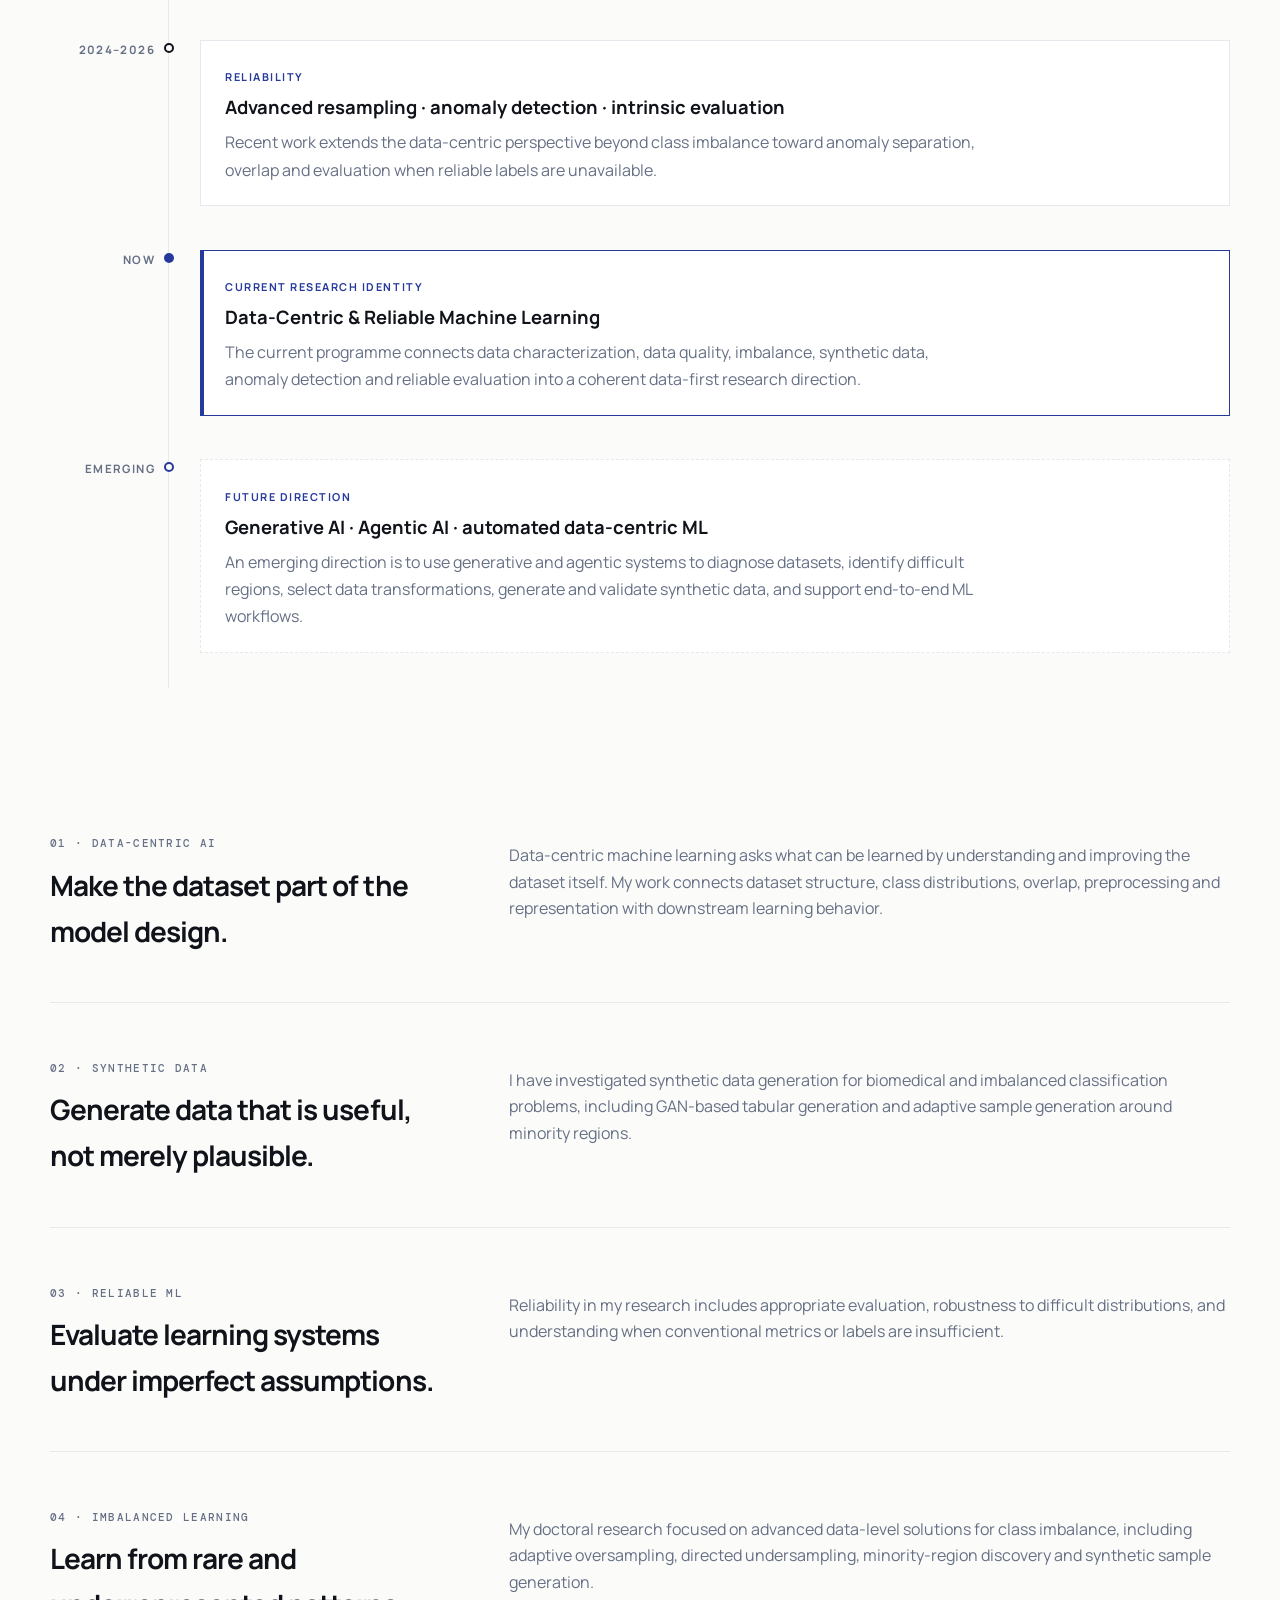
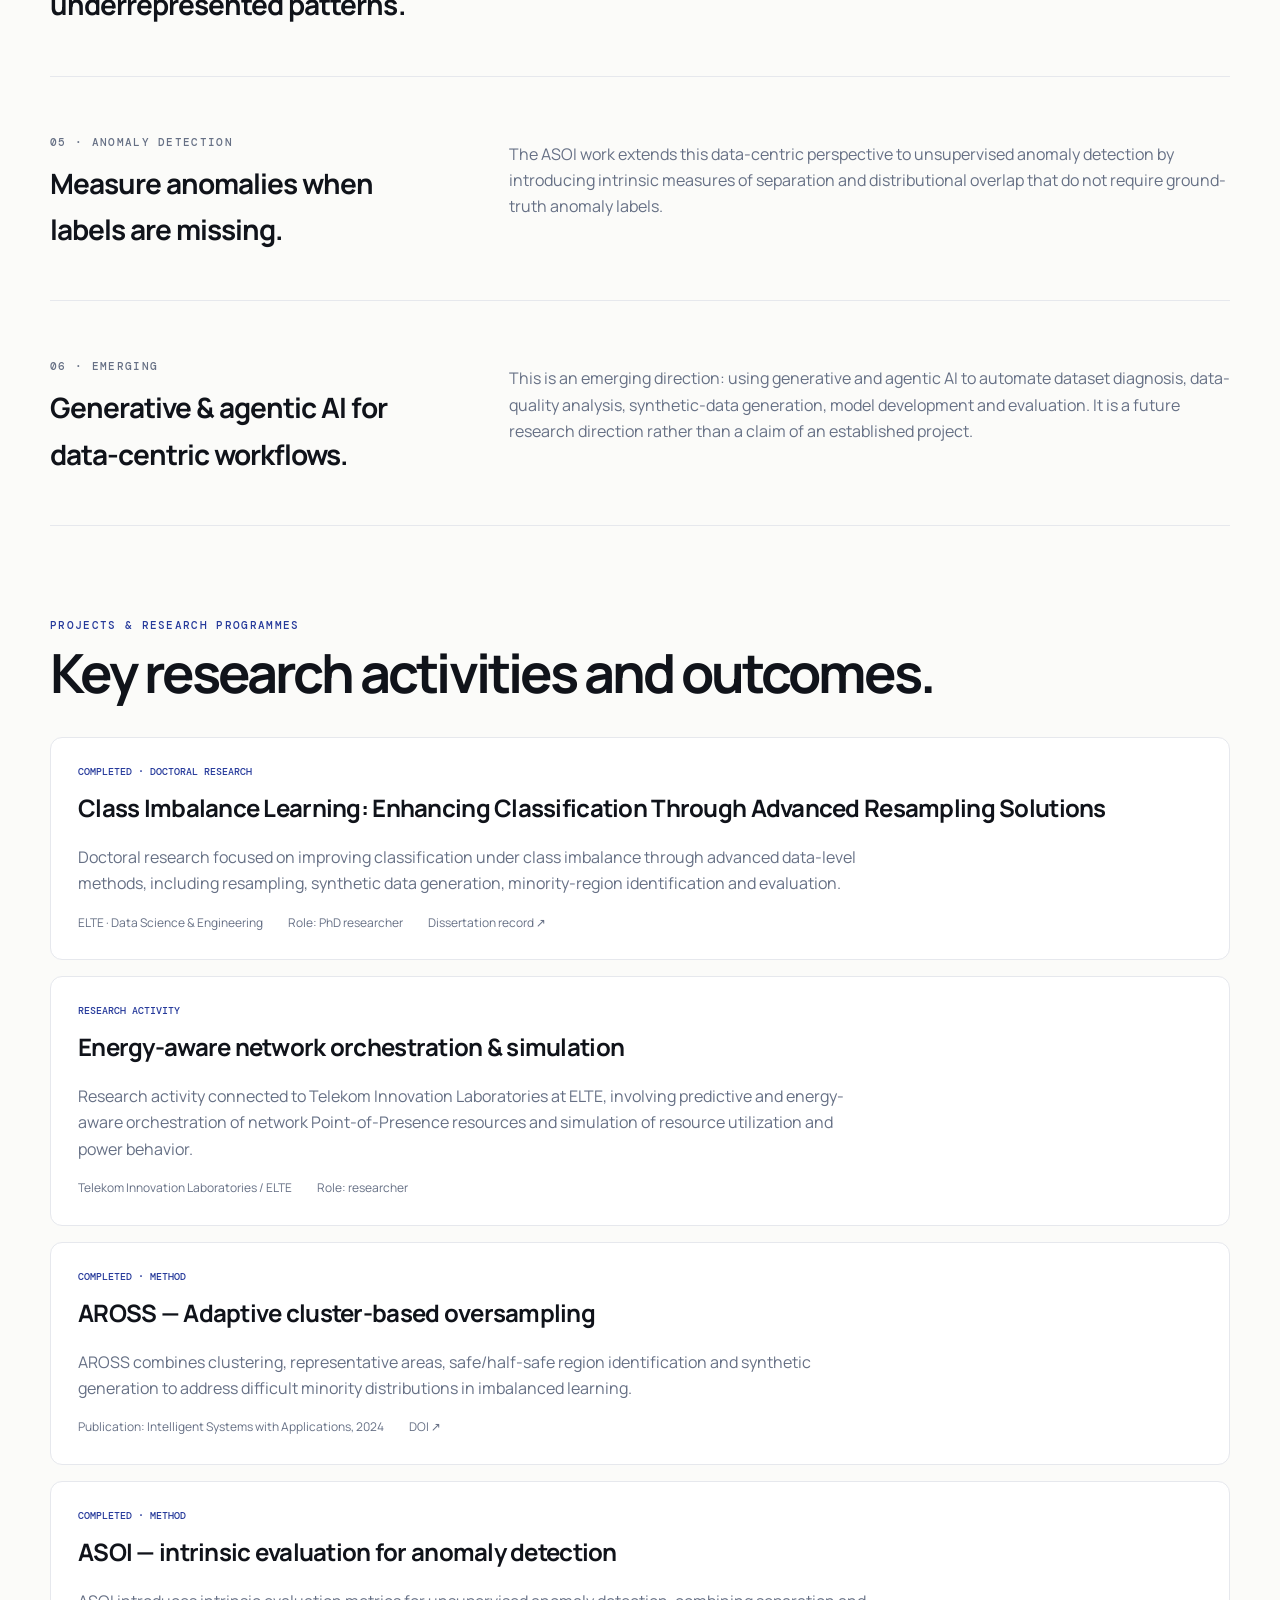
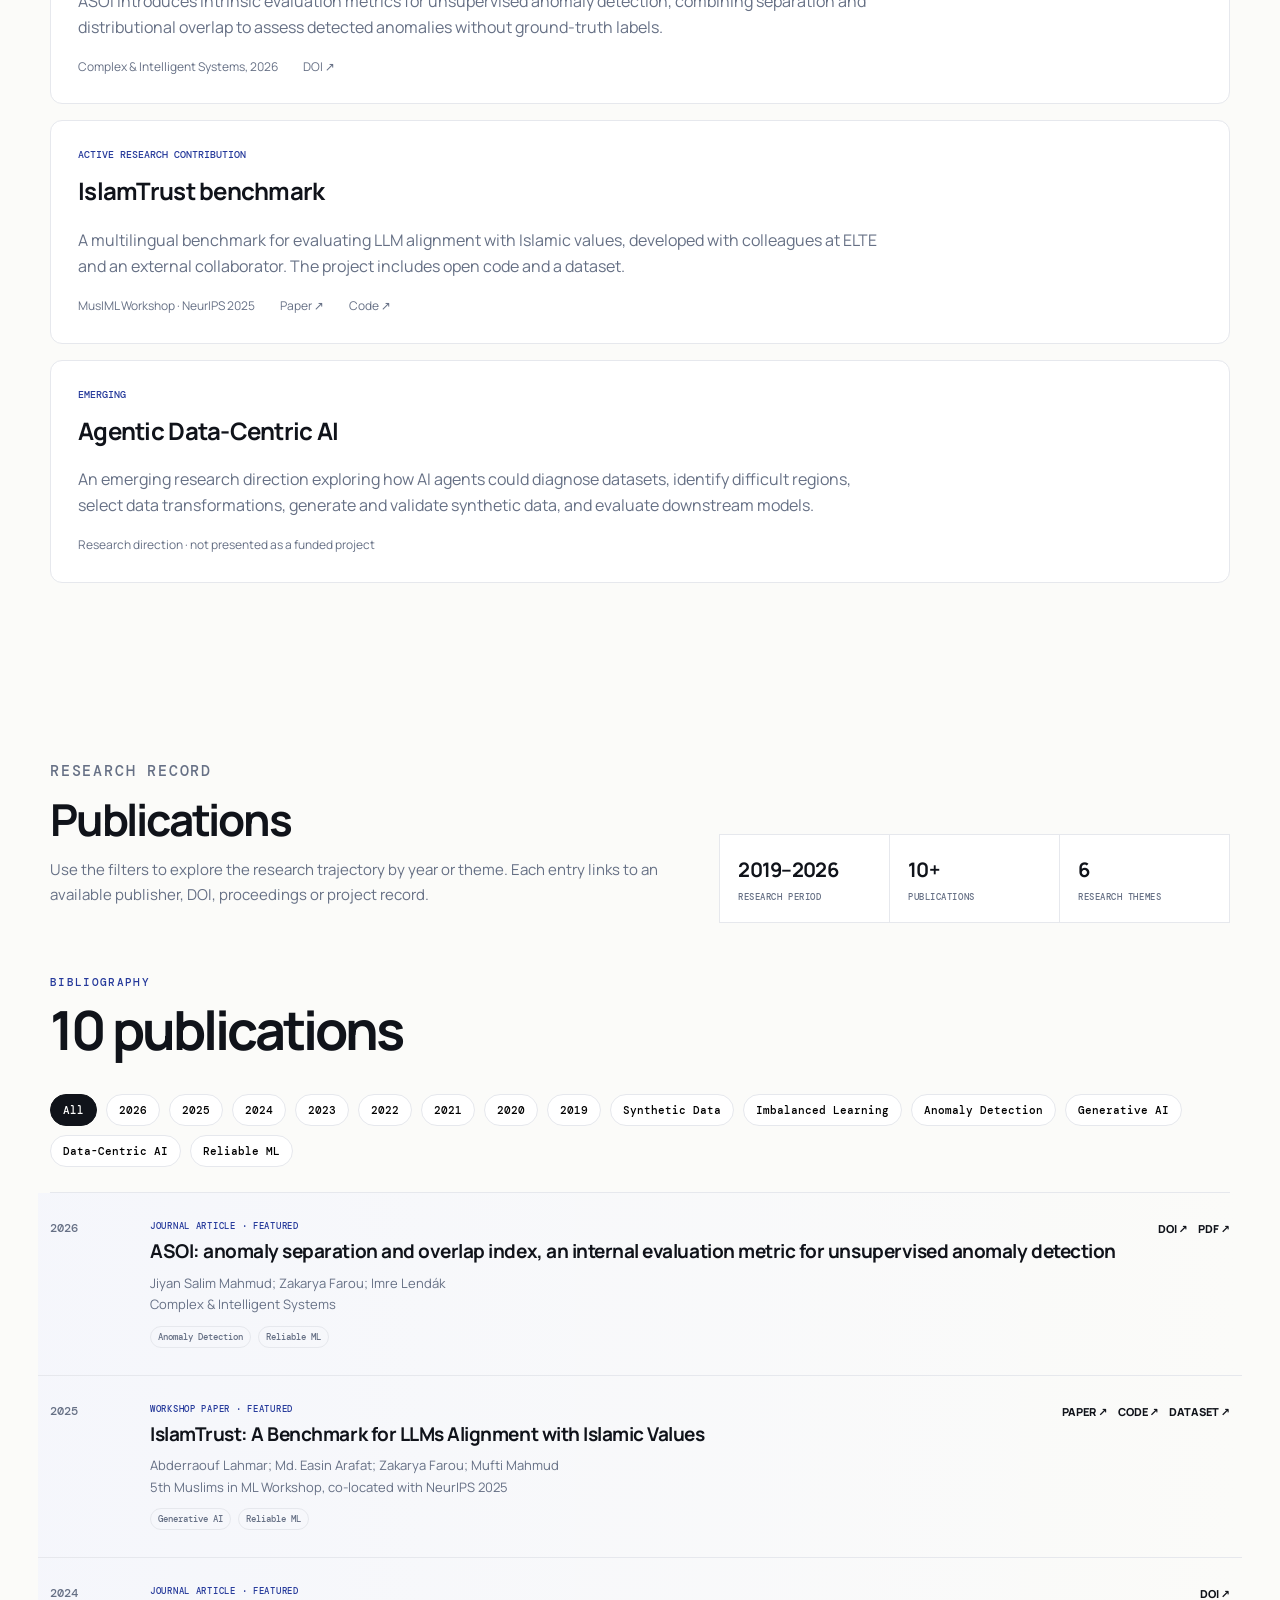
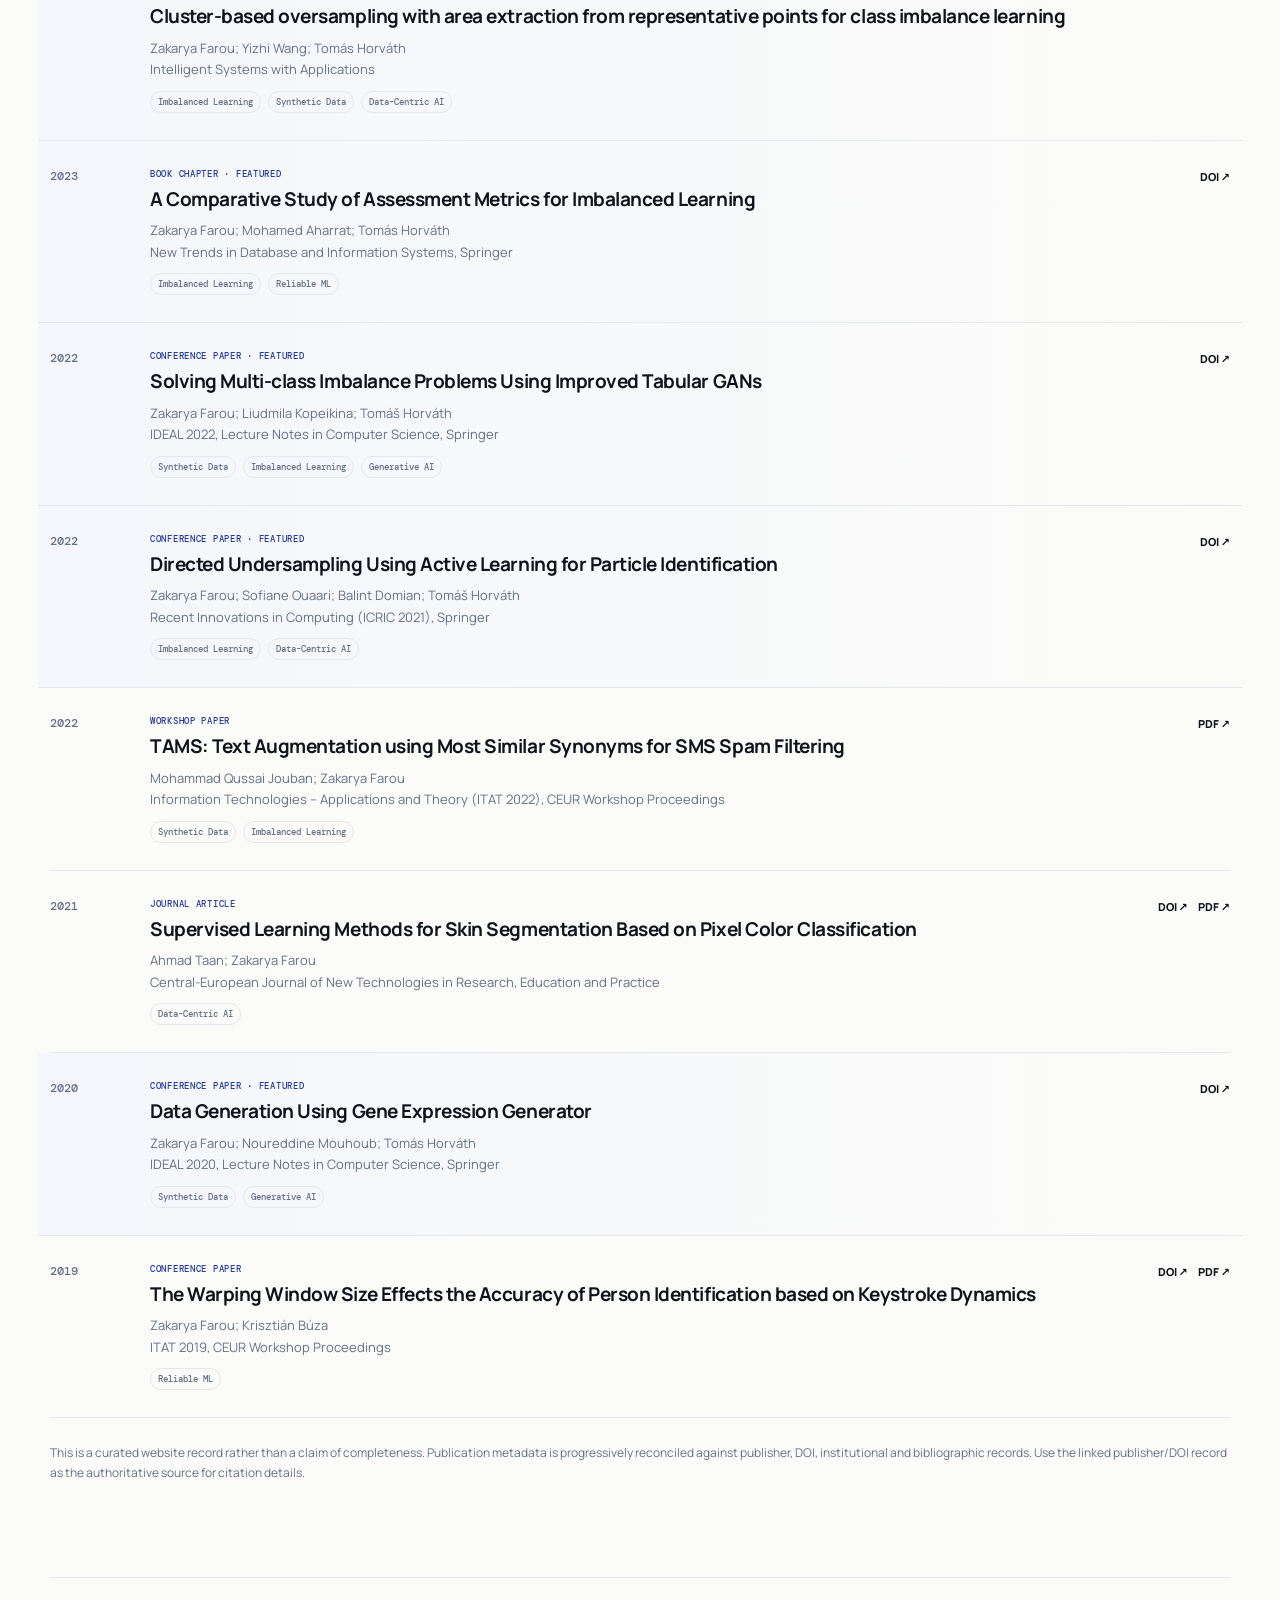
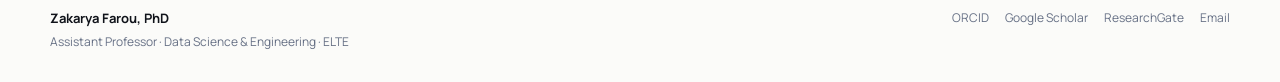
<file: research.html>
<!doctype html><html lang="en"><head><meta charset="utf-8"><meta name="viewport" content="width=device-width,initial-scale=1"><title>Research & Publications — Zakarya Farou</title><meta name="description" content="Research themes, projects and publications by Zakarya Farou in data-centric AI, synthetic data, imbalanced learning, anomaly detection and reliable ML."><meta property="og:type" content="website"><meta property="og:title" content="Research & Publications — Zakarya Farou"><meta property="og:description" content="Data-centric and reliable machine learning research at ELTE. Imbalanced learning, synthetic data, anomaly detection and generative AI."><meta property="og:url" content="https://zakaryafarou.github.io/research.html"><meta property="og:site_name" content="Zakarya Farou"><meta property="og:image" content="https://zakaryafarou.github.io/assets/images/zakarya-farou.jpg"><meta name="twitter:card" content="summary_large_image"><link rel="canonical" href="https://zakaryafarou.github.io/research.html"><link rel="icon" href="data:image/svg+xml,%3Csvg xmlns=%27http://www.w3.org/2000/svg%27 viewBox=%270 0 32 32%27%3E%3Crect width=%2732%27 height=%2732%27 rx=%276%27 fill=%27%23263a9b%27/%3E%3Ctext x=%2716%27 y=%2723%27 font-family=%27system-ui,sans-serif%27 font-size=%2718%27 font-weight=%27600%27 text-anchor=%27middle%27 fill=%27%23fff%27%3EZF%3C/text%3E%3C/svg%3E"><link rel="stylesheet" href="css/site.css"><script>try{var t=localStorage.getItem('theme');if(t)document.documentElement.setAttribute('data-theme',t)}catch(e){}</script><meta name="color-scheme" content="light dark"></head><body><a class="skip-link" href="#main-content">Skip to content</a>
<header class="nav wrap"><a class="brand" href="index.html">ZF<span>.</span></a><nav><a href="index.html">Home</a><a href="research.html">Research &amp; Publications</a><a href="teaching.html">Teaching</a><a href="about.html">About</a></nav><button type="button" class="theme-toggle" aria-label="Toggle theme"><svg class="icon-sun" width="17" height="17" viewBox="0 0 24 24" fill="none" stroke="currentColor" stroke-width="2" stroke-linecap="round" stroke-linejoin="round" aria-hidden="true"><circle cx="12" cy="12" r="5"/><line x1="12" y1="1" x2="12" y2="3"/><line x1="12" y1="21" x2="12" y2="23"/><line x1="4.22" y1="4.22" x2="5.64" y2="5.64"/><line x1="18.36" y1="18.36" x2="19.78" y2="19.78"/><line x1="1" y1="12" x2="3" y2="12"/><line x1="21" y1="12" x2="23" y2="12"/><line x1="4.22" y1="19.78" x2="5.64" y2="18.36"/><line x1="18.36" y1="5.64" x2="19.78" y2="4.22"/></svg><svg class="icon-moon" width="17" height="17" viewBox="0 0 24 24" fill="none" stroke="currentColor" stroke-width="2" stroke-linecap="round" stroke-linejoin="round" aria-hidden="true"><path d="M21 12.79A9 9 0 1 1 11.21 3 7 7 0 0 0 21 12.79z"/></svg></button><button type="button" class="menu-toggle" aria-label="Menu" aria-expanded="false"><span class="bar"></span><span class="bar"></span><span class="bar"></span></button></header>
<main id="main-content">
<section class="page-head wrap"><p class="kicker">RESEARCH &amp; PUBLICATIONS</p><h1>Understanding difficult data.<br>Building more reliable AI.</h1><p>My research takes a data-first view of machine learning: understand the data, characterize its difficulties, transform it where necessary, and evaluate whether the resulting learning system is reliable. Below are my research themes, key projects and the full publication record.</p></section>

<section class="block wrap"><p class="kicker">RESEARCH MAP</p><div class="research-flow"><div class="flow"><strong>Difficult data</strong><span>scarcity · skew · noise</span></div><div class="flow"><strong>Characterization</strong><span>structure · overlap · anomalies</span></div><div class="flow"><strong>Data quality</strong><span>cleaning · representation</span></div><div class="flow"><strong>Transformation</strong><span>resampling · synthesis</span></div><div class="flow"><strong>Reliable ML</strong><span>evaluation · robustness</span></div><div class="flow"><strong>AI automation</strong><span>generative · agentic</span></div></div></section>

<section class="block wrap evolution-block"><div class="section-head"><div><p class="kicker">RESEARCH EVOLUTION</p><h2>From early experiments to data-centric &amp; reliable ML.</h2></div><p class="evolution-intro">A research trajectory shaped by a recurring question: how can better understanding and transformation of data improve machine learning?</p></div><div class="evolution-timeline"><article class="evolution-item"><div class="evolution-year">2019–2021</div><div class="evolution-dot"></div><div class="evolution-card"><span>FOUNDATIONS</span><h3>Behavioral biometrics · synthetic data · computer vision</h3><p>Early work explored keystroke dynamics, data generation and supervised computer-vision problems, building a foundation in applied machine learning and data preparation.</p></div></article><article class="evolution-item"><div class="evolution-year">2021–2024</div><div class="evolution-dot"></div><div class="evolution-card"><span>DATA-LEVEL LEARNING</span><h3>Class imbalance · resampling · GANs · dataset characterization</h3><p>The research focus moved toward difficult class distributions, synthetic minority data, directed undersampling and advanced resampling strategies.</p></div></article><article class="evolution-item"><div class="evolution-year">2024–2026</div><div class="evolution-dot"></div><div class="evolution-card"><span>RELIABILITY</span><h3>Advanced resampling · anomaly detection · intrinsic evaluation</h3><p>Recent work extends the data-centric perspective beyond class imbalance toward anomaly separation, overlap and evaluation when reliable labels are unavailable.</p></div></article><article class="evolution-item current"><div class="evolution-year">NOW</div><div class="evolution-dot"></div><div class="evolution-card"><span>CURRENT RESEARCH IDENTITY</span><h3>Data-Centric &amp; Reliable Machine Learning</h3><p>The current programme connects data characterization, data quality, imbalance, synthetic data, anomaly detection and reliable evaluation into a coherent data-first research direction.</p></div></article><article class="evolution-item emerging"><div class="evolution-year">EMERGING</div><div class="evolution-dot"></div><div class="evolution-card"><span>FUTURE DIRECTION</span><h3>Generative AI · Agentic AI · automated data-centric ML</h3><p>An emerging direction is to use generative and agentic systems to diagnose datasets, identify difficult regions, select data transformations, generate and validate synthetic data, and support end-to-end ML workflows.</p></div></article></div></section>

<section id="data" class="research-section wrap"><div><p class="kicker">01 · DATA-CENTRIC AI</p><h2>Make the dataset part of the model design.</h2></div><div><p>Data-centric machine learning asks what can be learned by understanding and improving the dataset itself. My work connects dataset structure, class distributions, overlap, preprocessing and representation with downstream learning behavior.</p></div></section>
<section id="synthetic" class="research-section wrap"><div><p class="kicker">02 · SYNTHETIC DATA</p><h2>Generate data that is useful, not merely plausible.</h2></div><div><p>I have investigated synthetic data generation for biomedical and imbalanced classification problems, including GAN-based tabular generation and adaptive sample generation around minority regions.</p></div></section>
<section id="reliable" class="research-section wrap"><div><p class="kicker">03 · RELIABLE ML</p><h2>Evaluate learning systems under imperfect assumptions.</h2></div><div><p>Reliability in my research includes appropriate evaluation, robustness to difficult distributions, and understanding when conventional metrics or labels are insufficient.</p></div></section>
<section id="imbalance" class="research-section wrap"><div><p class="kicker">04 · IMBALANCED LEARNING</p><h2>Learn from rare and underrepresented patterns.</h2></div><div><p>My doctoral research focused on advanced data-level solutions for class imbalance, including adaptive oversampling, directed undersampling, minority-region discovery and synthetic sample generation.</p></div></section>
<section id="anomaly" class="research-section wrap"><div><p class="kicker">05 · ANOMALY DETECTION</p><h2>Measure anomalies when labels are missing.</h2></div><div><p>The ASOI work extends this data-centric perspective to unsupervised anomaly detection by introducing intrinsic measures of separation and distributional overlap that do not require ground-truth anomaly labels.</p></div></section>
<section id="agentic" class="research-section wrap"><div><p class="kicker">06 · EMERGING</p><h2>Generative &amp; agentic AI for data-centric workflows.</h2></div><div><p>This is an emerging direction: using generative and agentic AI to automate dataset diagnosis, data-quality analysis, synthetic-data generation, model development and evaluation. It is a future research direction rather than a claim of an established project.</p></div></section>

<section class="block wrap"><div class="section-head"><div><p class="kicker">PROJECTS &amp; RESEARCH PROGRAMMES</p><h2>Key research activities and outcomes.</h2></div></div><div class="project-list"><article class="project"><div class="status">COMPLETED · DOCTORAL RESEARCH</div><h2>Class Imbalance Learning: Enhancing Classification Through Advanced Resampling Solutions</h2><p>Doctoral research focused on improving classification under class imbalance through advanced data-level methods, including resampling, synthetic data generation, minority-region identification and evaluation.</p><div class="project-meta"><span>ELTE · Data Science &amp; Engineering</span><span>Role: PhD researcher</span><a href="https://hdl.handle.net/10831/119276">Dissertation record ↗</a></div></article><article class="project"><div class="status">RESEARCH ACTIVITY</div><h2>Energy-aware network orchestration &amp; simulation</h2><p>Research activity connected to Telekom Innovation Laboratories at ELTE, involving predictive and energy-aware orchestration of network Point-of-Presence resources and simulation of resource utilization and power behavior.</p><div class="project-meta"><span>Telekom Innovation Laboratories / ELTE</span><span>Role: researcher</span></div></article><article class="project"><div class="status">COMPLETED · METHOD</div><h2>AROSS — Adaptive cluster-based oversampling</h2><p>AROSS combines clustering, representative areas, safe/half-safe region identification and synthetic generation to address difficult minority distributions in imbalanced learning.</p><div class="project-meta"><span>Publication: Intelligent Systems with Applications, 2024</span><a href="https://doi.org/10.1016/j.iswa.2024.200357">DOI ↗</a></div></article><article class="project"><div class="status">COMPLETED · METHOD</div><h2>ASOI — intrinsic evaluation for anomaly detection</h2><p>ASOI introduces intrinsic evaluation metrics for unsupervised anomaly detection, combining separation and distributional overlap to assess detected anomalies without ground-truth labels.</p><div class="project-meta"><span>Complex &amp; Intelligent Systems, 2026</span><a href="https://doi.org/10.1007/s40747-025-02204-0">DOI ↗</a></div></article><article class="project"><div class="status">ACTIVE RESEARCH CONTRIBUTION</div><h2>IslamTrust benchmark</h2><p>A multilingual benchmark for evaluating LLM alignment with Islamic values, developed with colleagues at ELTE and an external collaborator. The project includes open code and a dataset.</p><div class="project-meta"><span>MusIML Workshop · NeurIPS 2025</span><a href="https://openreview.net/forum?id=PBcv90iKFB">Paper ↗</a><a href="https://github.com/aii-lab-dot-org/IslamTrust">Code ↗</a></div></article><article class="project"><div class="status">EMERGING</div><h2>Agentic Data-Centric AI</h2><p>An emerging research direction exploring how AI agents could diagnose datasets, identify difficult regions, select data transformations, generate and validate synthetic data, and evaluate downstream models.</p><div class="project-meta"><span>Research direction · not presented as a funded project</span></div></article></div></section>

<section class="block wrap" id="publications"><div class="pub-overview"><div><p class="kicker">RESEARCH RECORD</p><h2>Publications</h2><p>Use the filters to explore the research trajectory by year or theme. Each entry links to an available publisher, DOI, proceedings or project record.</p></div><div class="pub-overview-stats"><div><strong>2019–2026</strong><span>research period</span></div><div><strong>10+</strong><span>publications</span></div><div><strong>6</strong><span>research themes</span></div></div></div><div class="section-head"><div><p class="kicker">BIBLIOGRAPHY</p><h2 id="pub-count">Publications</h2></div></div><div id="filters" class="filters"><button type="button" class="filter active" data-filter="All">All</button><button type="button" class="filter" data-filter="2026">2026</button><button type="button" class="filter" data-filter="2025">2025</button><button type="button" class="filter" data-filter="2024">2024</button><button type="button" class="filter" data-filter="2023">2023</button><button type="button" class="filter" data-filter="2022">2022</button><button type="button" class="filter" data-filter="2021">2021</button><button type="button" class="filter" data-filter="2020">2020</button><button type="button" class="filter" data-filter="2019">2019</button><button type="button" class="filter" data-filter="Synthetic Data">Synthetic Data</button><button type="button" class="filter" data-filter="Imbalanced Learning">Imbalanced Learning</button><button type="button" class="filter" data-filter="Anomaly Detection">Anomaly Detection</button><button type="button" class="filter" data-filter="Generative AI">Generative AI</button><button type="button" class="filter" data-filter="Data-Centric AI">Data-Centric AI</button><button type="button" class="filter" data-filter="Reliable ML">Reliable ML</button></div><div id="pub-list" class="pub-list"></div><p class="note">This is a curated website record rather than a claim of completeness. Publication metadata is progressively reconciled against publisher, DOI, institutional and bibliographic records. Use the linked publisher/DOI record as the authoritative source for citation details.</p></section>
</main>
<footer class="wrap"><div><strong>Zakarya Farou, PhD</strong><span>Assistant Professor · Data Science &amp; Engineering · ELTE</span></div><div class="footer-links"><a href="https://orcid.org/0000-0003-3996-2656">ORCID</a><a href="https://scholar.google.com/citations?user=FM-8ArsAAAAJ">Google Scholar</a><a href="https://www.researchgate.net/profile/Zakarya-Farou">ResearchGate</a><a href="mailto:zakaryafarou@inf.elte.hu">Email</a></div></footer>
<script src="js/publications.js"></script><script src="js/site.js"></script></body></html>
</file>
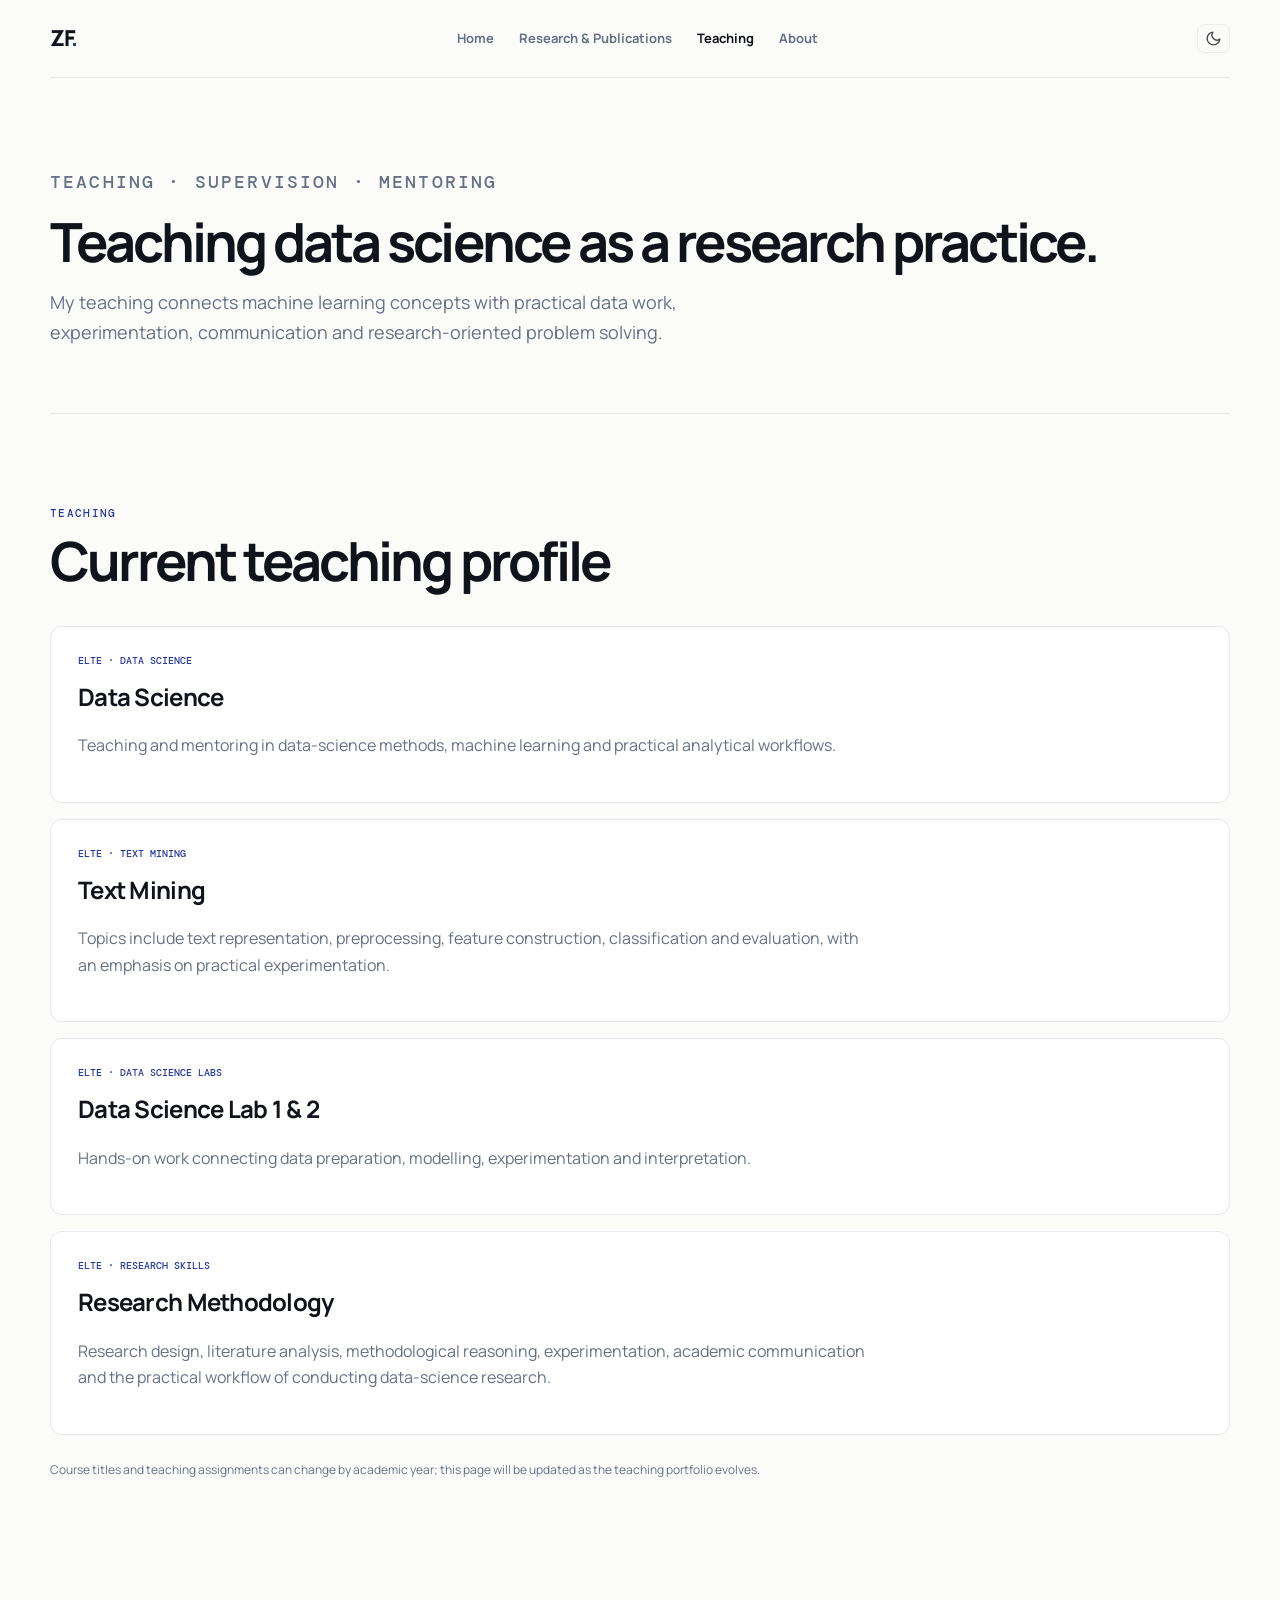
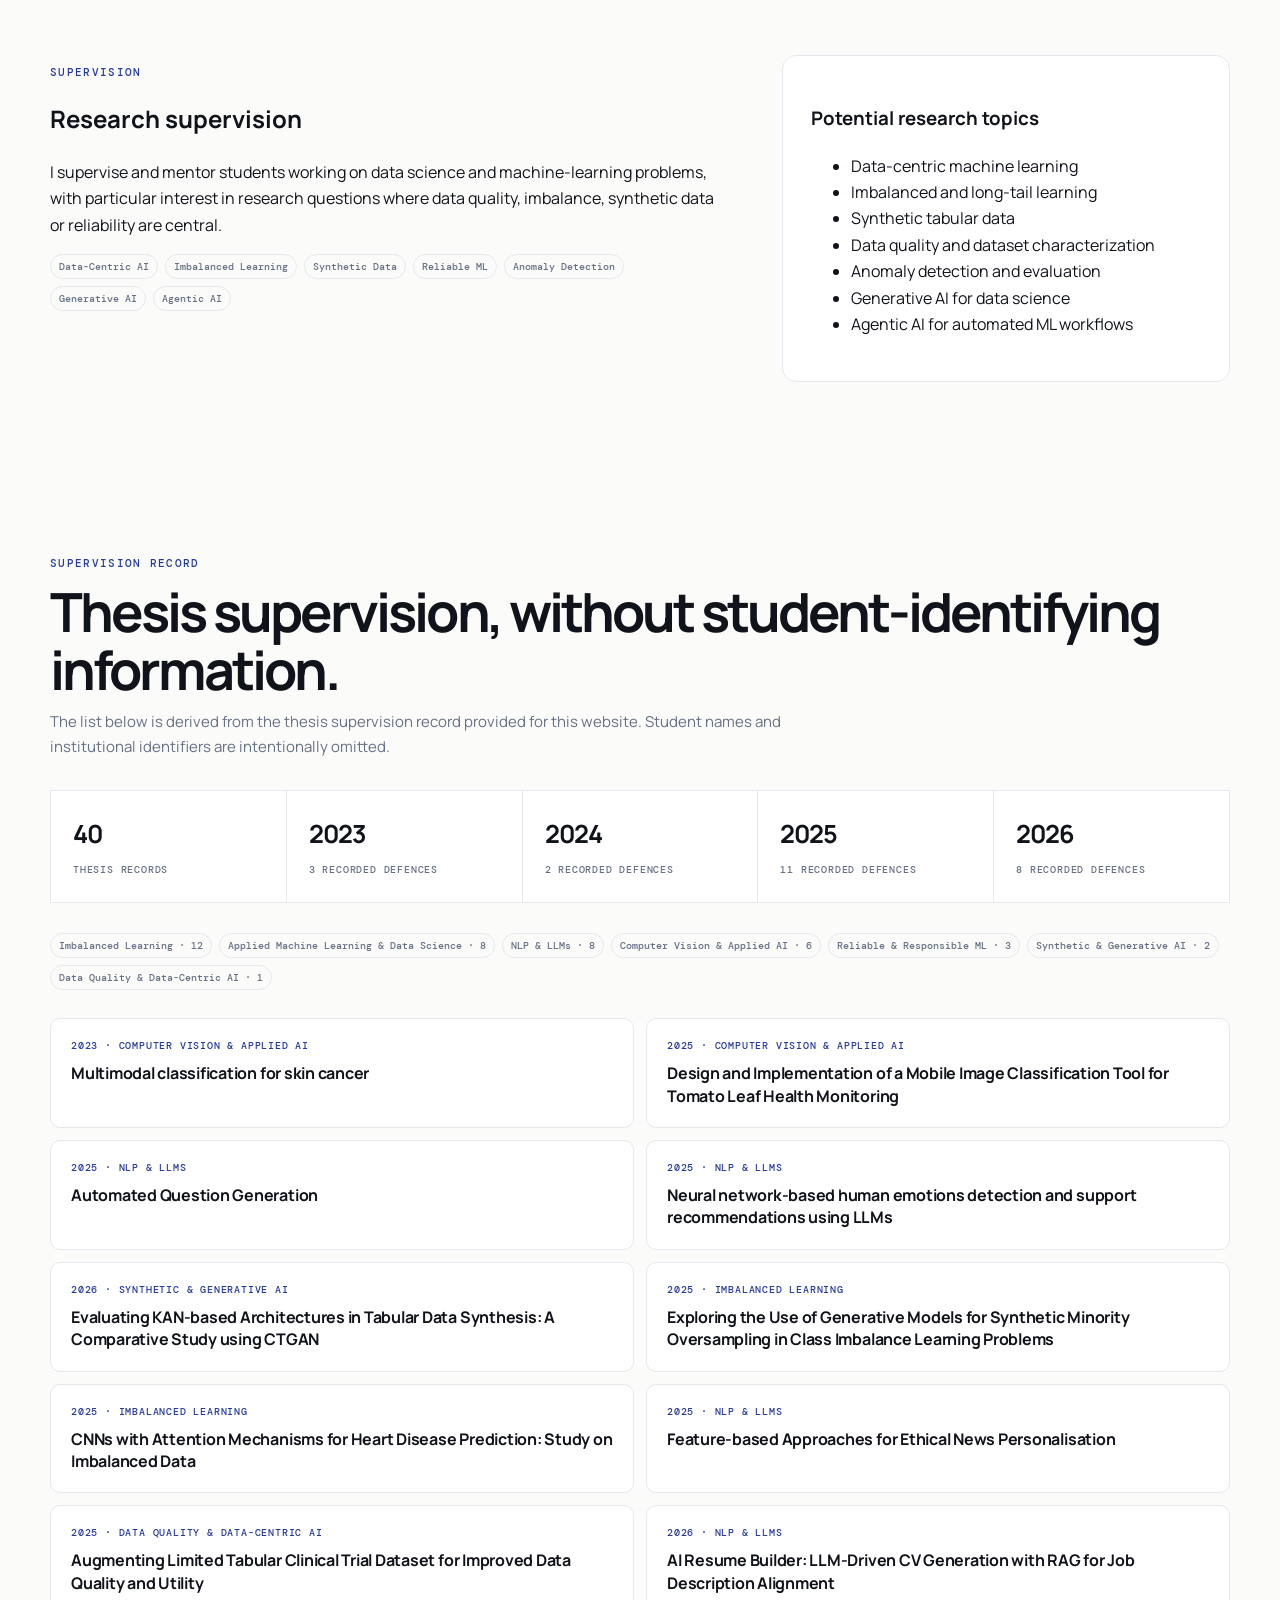
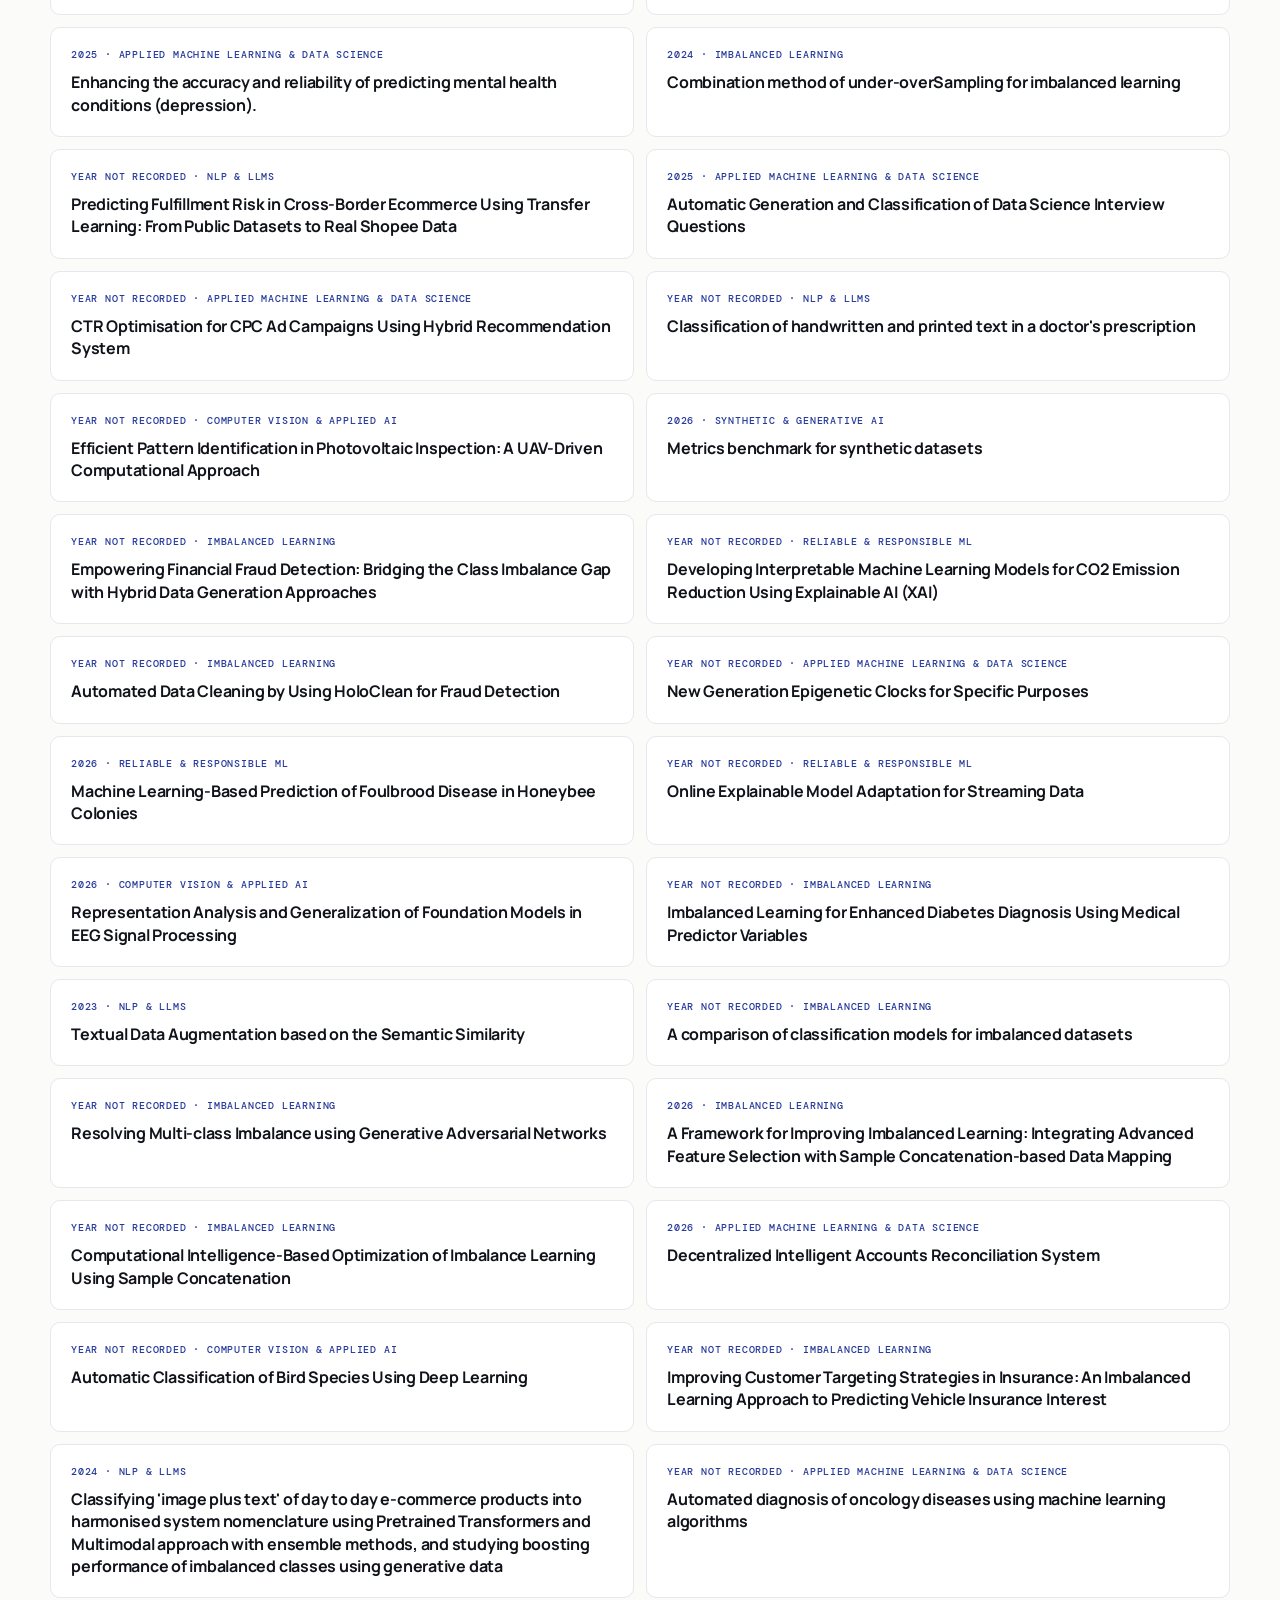
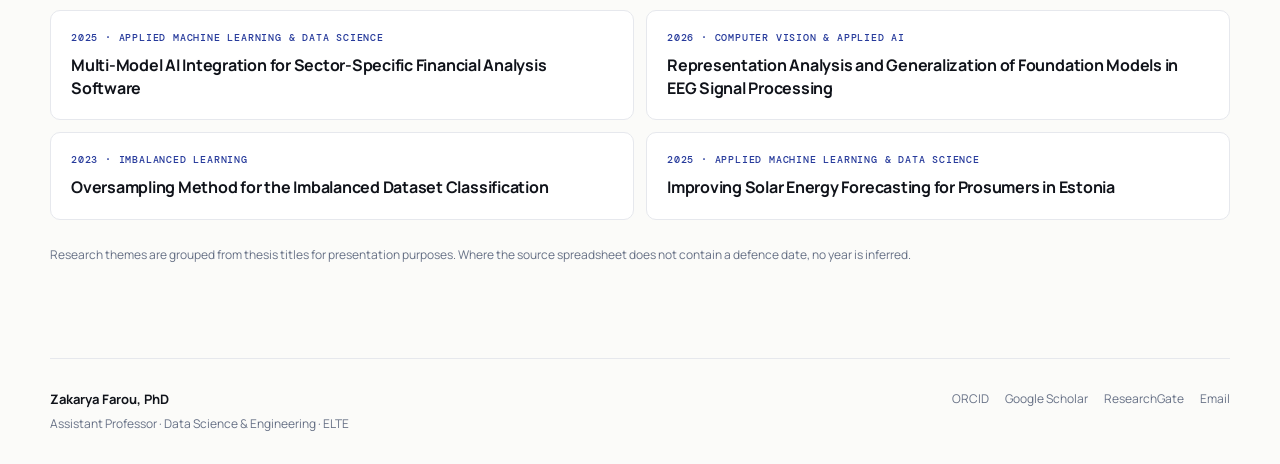
<file: teaching.html>
<!doctype html><html lang="en"><head><meta charset="utf-8"><meta name="viewport" content="width=device-width,initial-scale=1"><title>Teaching & Supervision — Zakarya Farou</title><meta name="description" content="Teaching, student supervision and research mentoring by Zakarya Farou at ELTE. 40 theses supervised across data science, ML, NLP and computer vision."><meta property="og:type" content="website"><meta property="og:title" content="Teaching & Supervision — Zakarya Farou"><meta property="og:description" content="Teaching and thesis supervision by Zakarya Farou at ELTE. 40 theses supervised in data science, machine learning, NLP and computer vision."><meta property="og:url" content="https://zakaryafarou.github.io/teaching.html"><meta property="og:site_name" content="Zakarya Farou"><meta property="og:image" content="https://zakaryafarou.github.io/assets/images/zakarya-farou.jpg"><meta name="twitter:card" content="summary_large_image"><link rel="canonical" href="https://zakaryafarou.github.io/teaching.html"><link rel="icon" href="data:image/svg+xml,%3Csvg xmlns=%27http://www.w3.org/2000/svg%27 viewBox=%270 0 32 32%27%3E%3Crect width=%2732%27 height=%2732%27 rx=%276%27 fill=%27%23263a9b%27/%3E%3Ctext x=%2716%27 y=%2723%27 font-family=%27system-ui,sans-serif%27 font-size=%2718%27 font-weight=%27600%27 text-anchor=%27middle%27 fill=%27%23fff%27%3EZF%3C/text%3E%3C/svg%3E"><link rel="stylesheet" href="css/site.css"><script>try{var t=localStorage.getItem('theme');if(t)document.documentElement.setAttribute('data-theme',t)}catch(e){}</script><meta name="color-scheme" content="light dark"></head><body><a class="skip-link" href="#main-content">Skip to content</a>
<header class="nav wrap"><a class="brand" href="index.html">ZF<span>.</span></a><nav><a href="index.html">Home</a><a href="research.html">Research &amp; Publications</a><a href="teaching.html">Teaching</a><a href="about.html">About</a></nav><button type="button" class="theme-toggle" aria-label="Toggle theme"><svg class="icon-sun" width="17" height="17" viewBox="0 0 24 24" fill="none" stroke="currentColor" stroke-width="2" stroke-linecap="round" stroke-linejoin="round" aria-hidden="true"><circle cx="12" cy="12" r="5"/><line x1="12" y1="1" x2="12" y2="3"/><line x1="12" y1="21" x2="12" y2="23"/><line x1="4.22" y1="4.22" x2="5.64" y2="5.64"/><line x1="18.36" y1="18.36" x2="19.78" y2="19.78"/><line x1="1" y1="12" x2="3" y2="12"/><line x1="21" y1="12" x2="23" y2="12"/><line x1="4.22" y1="19.78" x2="5.64" y2="18.36"/><line x1="18.36" y1="5.64" x2="19.78" y2="4.22"/></svg><svg class="icon-moon" width="17" height="17" viewBox="0 0 24 24" fill="none" stroke="currentColor" stroke-width="2" stroke-linecap="round" stroke-linejoin="round" aria-hidden="true"><path d="M21 12.79A9 9 0 1 1 11.21 3 7 7 0 0 0 21 12.79z"/></svg></button><button type="button" class="menu-toggle" aria-label="Menu" aria-expanded="false"><span class="bar"></span><span class="bar"></span><span class="bar"></span></button></header>
<main id="main-content"><section class="page-head wrap"><p class="kicker">TEACHING · SUPERVISION · MENTORING</p><h1>Teaching data science as a research practice.</h1><p>My teaching connects machine learning concepts with practical data work, experimentation, communication and research-oriented problem solving.</p></section>
<section class="block wrap"><div class="section-head"><div><p class="kicker">TEACHING</p><h2>Current teaching profile</h2></div></div><div class="project-list">
<article class="project"><div class="status">ELTE · DATA SCIENCE</div><h2>Data Science</h2><p>Teaching and mentoring in data-science methods, machine learning and practical analytical workflows.</p></article>
<article class="project"><div class="status">ELTE · TEXT MINING</div><h2>Text Mining</h2><p>Topics include text representation, preprocessing, feature construction, classification and evaluation, with an emphasis on practical experimentation.</p></article>
<article class="project"><div class="status">ELTE · DATA SCIENCE LABS</div><h2>Data Science Lab 1 &amp; 2</h2><p>Hands-on work connecting data preparation, modelling, experimentation and interpretation.</p></article>
<article class="project"><div class="status">ELTE · RESEARCH SKILLS</div><h2>Research Methodology</h2><p>Research design, literature analysis, methodological reasoning, experimentation, academic communication and the practical workflow of conducting data-science research.</p></article>
</div><p class="note">Course titles and teaching assignments can change by academic year; this page will be updated as the teaching portfolio evolves.</p></section>
<section class="block wrap"><div class="bio-grid"><div><p class="kicker">SUPERVISION</p><h2>Research supervision</h2><p>I supervise and mentor students working on data science and machine-learning problems, with particular interest in research questions where data quality, imbalance, synthetic data or reliability are central.</p><div class="tags"><span class="tag">Data-Centric AI</span><span class="tag">Imbalanced Learning</span><span class="tag">Synthetic Data</span><span class="tag">Reliable ML</span><span class="tag">Anomaly Detection</span><span class="tag">Generative AI</span><span class="tag">Agentic AI</span></div></div><div class="profile-box"><h3>Potential research topics</h3><ul><li>Data-centric machine learning</li><li>Imbalanced and long-tail learning</li><li>Synthetic tabular data</li><li>Data quality and dataset characterization</li><li>Anomaly detection and evaluation</li><li>Generative AI for data science</li><li>Agentic AI for automated ML workflows</li></ul></div></div></section>
<section class="block wrap" id="supervision-record"><div class="section-head"><div><p class="kicker">SUPERVISION RECORD</p><h2>Thesis supervision, without student-identifying information.</h2><p class="section-lead">The list below is derived from the thesis supervision record provided for this website. Student names and institutional identifiers are intentionally omitted.</p></div></div><div class="supervision-stats"><div class="supervision-stat"><strong>40</strong><span>thesis records</span></div><div class="supervision-stat"><strong>2023</strong><span>3 recorded defences</span></div><div class="supervision-stat"><strong>2024</strong><span>2 recorded defences</span></div><div class="supervision-stat"><strong>2025</strong><span>11 recorded defences</span></div><div class="supervision-stat"><strong>2026</strong><span>8 recorded defences</span></div></div><div class="supervision-themes"><span class="tag">Imbalanced Learning · 12</span><span class="tag">Applied Machine Learning &amp; Data Science · 8</span><span class="tag">NLP &amp; LLMs · 8</span><span class="tag">Computer Vision &amp; Applied AI · 6</span><span class="tag">Reliable &amp; Responsible ML · 3</span><span class="tag">Synthetic &amp; Generative AI · 2</span><span class="tag">Data Quality &amp; Data-Centric AI · 1</span></div><div class="supervision-list"><article class="supervision-item"><div class="supervision-meta">2023 · Computer Vision &amp; Applied AI</div><h3>Multimodal classification for skin cancer</h3></article><article class="supervision-item"><div class="supervision-meta">2025 · Computer Vision &amp; Applied AI</div><h3>Design and Implementation of a Mobile Image Classification Tool for Tomato Leaf Health Monitoring</h3></article><article class="supervision-item"><div class="supervision-meta">2025 · NLP &amp; LLMs</div><h3>Automated Question Generation</h3></article><article class="supervision-item"><div class="supervision-meta">2025 · NLP &amp; LLMs</div><h3>Neural network-based human emotions detection and support recommendations using LLMs</h3></article><article class="supervision-item"><div class="supervision-meta">2026 · Synthetic &amp; Generative AI</div><h3>Evaluating KAN-based Architectures in Tabular Data Synthesis: A Comparative Study using CTGAN</h3></article><article class="supervision-item"><div class="supervision-meta">2025 · Imbalanced Learning</div><h3>Exploring the Use of Generative Models for Synthetic Minority Oversampling in Class Imbalance Learning Problems</h3></article><article class="supervision-item"><div class="supervision-meta">2025 · Imbalanced Learning</div><h3>CNNs with Attention Mechanisms for Heart Disease Prediction: Study on Imbalanced Data</h3></article><article class="supervision-item"><div class="supervision-meta">2025 · NLP &amp; LLMs</div><h3>Feature-based Approaches for Ethical News Personalisation</h3></article><article class="supervision-item"><div class="supervision-meta">2025 · Data Quality &amp; Data-Centric AI</div><h3>Augmenting Limited Tabular Clinical Trial Dataset for Improved Data Quality and Utility</h3></article><article class="supervision-item"><div class="supervision-meta">2026 · NLP &amp; LLMs</div><h3>AI Resume Builder: LLM-Driven CV Generation with RAG for Job Description Alignment</h3></article><article class="supervision-item"><div class="supervision-meta">2025 · Applied Machine Learning &amp; Data Science</div><h3>Enhancing the accuracy and reliability of predicting mental health conditions (depression).</h3></article><article class="supervision-item"><div class="supervision-meta">2024 · Imbalanced Learning</div><h3>Combination method of under-overSampling for imbalanced learning</h3></article><article class="supervision-item"><div class="supervision-meta">Year not recorded · NLP &amp; LLMs</div><h3>Predicting Fulfillment Risk in Cross-Border Ecommerce Using Transfer Learning: From Public Datasets to Real Shopee Data</h3></article><article class="supervision-item"><div class="supervision-meta">2025 · Applied Machine Learning &amp; Data Science</div><h3>Automatic Generation and Classification of Data Science Interview Questions</h3></article><article class="supervision-item"><div class="supervision-meta">Year not recorded · Applied Machine Learning &amp; Data Science</div><h3>CTR Optimisation for CPC Ad Campaigns Using Hybrid Recommendation System</h3></article><article class="supervision-item"><div class="supervision-meta">Year not recorded · NLP &amp; LLMs</div><h3>Classification of handwritten and printed text in a doctor's prescription</h3></article><article class="supervision-item"><div class="supervision-meta">Year not recorded · Computer Vision &amp; Applied AI</div><h3>Efficient Pattern Identification in Photovoltaic Inspection: A UAV-Driven Computational Approach</h3></article><article class="supervision-item"><div class="supervision-meta">2026 · Synthetic &amp; Generative AI</div><h3>Metrics benchmark for synthetic datasets</h3></article><article class="supervision-item"><div class="supervision-meta">Year not recorded · Imbalanced Learning</div><h3>Empowering Financial Fraud Detection: Bridging the Class Imbalance Gap with Hybrid Data Generation Approaches</h3></article><article class="supervision-item"><div class="supervision-meta">Year not recorded · Reliable &amp; Responsible ML</div><h3>Developing Interpretable Machine Learning Models for CO2 Emission Reduction Using Explainable AI (XAI)</h3></article><article class="supervision-item"><div class="supervision-meta">Year not recorded · Imbalanced Learning</div><h3>Automated Data Cleaning by Using HoloClean for Fraud Detection</h3></article><article class="supervision-item"><div class="supervision-meta">Year not recorded · Applied Machine Learning &amp; Data Science</div><h3>New Generation Epigenetic Clocks for Specific Purposes</h3></article><article class="supervision-item"><div class="supervision-meta">2026 · Reliable &amp; Responsible ML</div><h3>Machine Learning-Based Prediction of Foulbrood Disease in Honeybee Colonies</h3></article><article class="supervision-item"><div class="supervision-meta">Year not recorded · Reliable &amp; Responsible ML</div><h3>Online Explainable Model Adaptation for Streaming Data</h3></article><article class="supervision-item"><div class="supervision-meta">2026 · Computer Vision &amp; Applied AI</div><h3>Representation Analysis and Generalization of Foundation Models in EEG Signal Processing</h3></article><article class="supervision-item"><div class="supervision-meta">Year not recorded · Imbalanced Learning</div><h3>Imbalanced Learning for Enhanced Diabetes Diagnosis Using Medical Predictor Variables</h3></article><article class="supervision-item"><div class="supervision-meta">2023 · NLP &amp; LLMs</div><h3>Textual Data Augmentation based on the Semantic Similarity</h3></article><article class="supervision-item"><div class="supervision-meta">Year not recorded · Imbalanced Learning</div><h3>A comparison of classification models for imbalanced datasets</h3></article><article class="supervision-item"><div class="supervision-meta">Year not recorded · Imbalanced Learning</div><h3>Resolving Multi-class Imbalance using Generative Adversarial Networks</h3></article><article class="supervision-item"><div class="supervision-meta">2026 · Imbalanced Learning</div><h3>A Framework for Improving Imbalanced Learning: Integrating Advanced Feature Selection with Sample Concatenation-based Data Mapping</h3></article><article class="supervision-item"><div class="supervision-meta">Year not recorded · Imbalanced Learning</div><h3>Computational Intelligence-Based Optimization of Imbalance Learning Using Sample Concatenation</h3></article><article class="supervision-item"><div class="supervision-meta">2026 · Applied Machine Learning &amp; Data Science</div><h3>Decentralized Intelligent Accounts Reconciliation System</h3></article><article class="supervision-item"><div class="supervision-meta">Year not recorded · Computer Vision &amp; Applied AI</div><h3>Automatic Classification of Bird Species Using Deep Learning</h3></article><article class="supervision-item"><div class="supervision-meta">Year not recorded · Imbalanced Learning</div><h3>Improving Customer Targeting Strategies in Insurance: An Imbalanced Learning Approach to Predicting Vehicle Insurance Interest</h3></article><article class="supervision-item"><div class="supervision-meta">2024 · NLP &amp; LLMs</div><h3>Classifying 'image plus text' of day to day e-commerce products into harmonised system nomenclature using Pretrained Transformers and Multimodal approach with ensemble methods, and studying boosting performance of imbalanced classes using generative data</h3></article><article class="supervision-item"><div class="supervision-meta">Year not recorded · Applied Machine Learning &amp; Data Science</div><h3>Automated diagnosis of oncology diseases using machine learning algorithms</h3></article><article class="supervision-item"><div class="supervision-meta">2025 · Applied Machine Learning &amp; Data Science</div><h3>Multi-Model AI Integration for Sector-Specific Financial Analysis Software</h3></article><article class="supervision-item"><div class="supervision-meta">2026 · Computer Vision &amp; Applied AI</div><h3>Representation Analysis and Generalization of Foundation Models in EEG Signal Processing</h3></article><article class="supervision-item"><div class="supervision-meta">2023 · Imbalanced Learning</div><h3>Oversampling Method for the Imbalanced Dataset Classification</h3></article><article class="supervision-item"><div class="supervision-meta">2025 · Applied Machine Learning &amp; Data Science</div><h3>Improving Solar Energy Forecasting for Prosumers in Estonia</h3></article></div><p class="note">Research themes are grouped from thesis titles for presentation purposes. Where the source spreadsheet does not contain a defence date, no year is inferred.</p></section>
</main>
<footer class="wrap"><div><strong>Zakarya Farou, PhD</strong><span>Assistant Professor · Data Science &amp; Engineering · ELTE</span></div><div class="footer-links"><a href="https://orcid.org/0000-0003-3996-2656">ORCID</a><a href="https://scholar.google.com/citations?user=FM-8ArsAAAAJ">Google Scholar</a><a href="https://www.researchgate.net/profile/Zakarya-Farou">ResearchGate</a><a href="mailto:zakaryafarou@inf.elte.hu">Email</a></div></footer>
<script src="js/site.js"></script></body></html>
</file>
<file: css/site.css>
@import url('https://fonts.googleapis.com/css2?family=DM+Mono:wght@400;500&family=Manrope:wght@400;500;600;700;800&display=swap');
:root{--ink:#10131a;--muted:#667085;--line:#e6e8ed;--paper:#fbfbf9;--card:#fff;--accent:#263a9b;--soft:#eef1ff;--callout-muted:#cbd0da;--max:1180px}
*{box-sizing:border-box}html{scroll-behavior:smooth}body{margin:0;background:var(--paper);color:var(--ink);font-family:Manrope,system-ui,sans-serif;line-height:1.65}a{color:inherit;text-decoration:none}a:hover{color:var(--accent)}.wrap{width:min(calc(100% - 40px),var(--max));margin:auto}
.nav{height:78px;border-bottom:1px solid var(--line);display:flex;align-items:center;justify-content:space-between;position:sticky;top:0;background:rgba(251,251,249,.94);backdrop-filter:blur(12px);z-index:10}.brand{font-weight:800;font-size:22px;letter-spacing:-.06em}.brand span{color:var(--accent)}nav{display:flex;gap:25px;align-items:center;font-size:13px;font-weight:700}nav a{color:var(--muted)}nav a.active,nav a:hover{color:var(--ink)}nav .cta{background:var(--ink);color:#fff;padding:10px 15px;border-radius:999px}.hero{padding:88px 0 76px;display:grid;grid-template-columns:1.25fr .75fr;gap:70px;align-items:center}.eyebrow,.kicker{font:500 11px/1.2 'DM Mono',monospace;letter-spacing:.12em;color:var(--accent);text-transform:uppercase}.hero h1{font-size:clamp(44px,6.3vw,78px);line-height:1.01;letter-spacing:-.065em;margin:18px 0 25px;max-width:850px}.hero h1 em{font-style:normal;color:var(--accent)}.lead{font-size:20px;line-height:1.6;color:var(--muted);max-width:720px}.actions{display:flex;gap:12px;margin-top:32px;flex-wrap:wrap}.button{display:inline-flex;align-items:center;gap:10px;padding:13px 18px;border-radius:8px;font-weight:800;font-size:13px;border:1px solid var(--line)}.button.primary{background:var(--ink);color:#fff;border-color:var(--ink)}.button.secondary{background:var(--card)}.hero-portrait-wrap{display:flex;align-items:center;justify-content:flex-end}.statement{border-top:1px solid var(--line);border-bottom:1px solid var(--line);padding:74px 0}.statement h2{font-size:clamp(30px,4.4vw,54px);line-height:1.16;letter-spacing:-.045em;max-width:1000px;margin:18px 0}.statement h2 span{color:var(--accent)}section.block{padding:82px 0}.section-head{display:flex;justify-content:space-between;align-items:end;gap:25px;margin-bottom:28px}.section-head h2,.page-head h1{font-size:clamp(34px,4.5vw,54px);line-height:1.08;letter-spacing:-.055em;margin:8px 0}.section-head>a{font-size:13px;font-weight:800}.theme-grid{display:grid;grid-template-columns:repeat(3,1fr);gap:1px;background:var(--line);border:1px solid var(--line)}.theme{background:var(--card);padding:27px;min-height:210px}.theme small{font:500 11px 'DM Mono';color:var(--muted)}.theme h3{font-size:20px;letter-spacing:-.025em;margin:25px 0 9px}.theme p{font-size:14px;color:var(--muted);margin:0}.theme.future{background:linear-gradient(135deg,var(--card),var(--soft))}.paper-grid{display:grid;grid-template-columns:repeat(3,1fr);gap:18px}.paper-card{background:var(--card);border:1px solid var(--line);padding:26px;border-radius:12px}.paper-meta{font:500 10px 'DM Mono';letter-spacing:.09em;text-transform:uppercase;color:var(--muted)}.paper-card h3{font-size:18px;line-height:1.35;letter-spacing:-.02em;margin:15px 0}.paper-card p{font-size:13px;color:var(--muted)}.tags{display:flex;gap:7px;flex-wrap:wrap;margin:16px 0}.tag{font:500 10px 'DM Mono';border:1px solid var(--line);border-radius:999px;padding:5px 8px;color:var(--muted)}.paper-links{display:flex;gap:12px;font-size:12px;font-weight:800}.callout{background:var(--ink);color:#fff;border-radius:18px;padding:40px;display:flex;justify-content:space-between;gap:30px;align-items:center}.callout h2{margin:0;font-size:30px;letter-spacing:-.04em}.callout p{color:var(--callout-muted);max-width:650px;margin:8px 0 0}.callout .button{background:var(--card);color:var(--ink);border-color:#fff}.page-head{padding:76px 0 48px;border-bottom:1px solid var(--line)}.page-head p{max-width:720px;color:var(--muted);font-size:18px}.research-flow{display:grid;grid-template-columns:repeat(6,1fr);gap:0;margin:35px 0}.flow{padding:20px 13px;border:1px solid var(--line);margin-right:-1px;background:var(--card);min-height:140px}.flow strong{display:block;font-size:13px}.flow span{font-size:11px;color:var(--muted)}.research-section{padding:48px 0;border-bottom:1px solid var(--line);display:grid;grid-template-columns:.7fr 1.3fr;gap:70px}.research-section h2{font-size:28px;letter-spacing:-.035em;margin:0}.research-section p{color:var(--muted)}.project-list{display:grid;gap:16px}.project{background:var(--card);border:1px solid var(--line);padding:27px;border-radius:12px}.project .status{font:500 10px 'DM Mono';text-transform:uppercase;color:var(--accent)}.project h2{margin:10px 0;font-size:24px;letter-spacing:-.03em}.project p{color:var(--muted);max-width:800px}.project-meta{display:flex;gap:25px;flex-wrap:wrap;font-size:12px;color:var(--muted)}.filters{display:flex;gap:9px;flex-wrap:wrap;margin:25px 0}.filter{cursor:pointer;border:1px solid var(--line);background:var(--card);padding:8px 12px;border-radius:999px;font:500 11px 'DM Mono'}.filter.active{background:var(--ink);color:#fff;border-color:var(--ink)}.pub-list{display:grid;gap:0;border-top:1px solid var(--line)}.pub{display:grid;grid-template-columns:75px 1fr auto;gap:25px;padding:27px 0;border-bottom:1px solid var(--line)}.pub-year{font:500 12px 'DM Mono';color:var(--muted)}.pub h2{font-size:19px;line-height:1.35;margin:0 0 8px;letter-spacing:-.025em}.pub .authors,.pub .venue{font-size:13px;color:var(--muted)}.pub-links{display:flex;gap:10px;justify-content:end;font-size:11px;font-weight:800}.bio-grid{display:grid;grid-template-columns:1.2fr .8fr;gap:60px}.profile-box{background:var(--card);border:1px solid var(--line);padding:28px;border-radius:14px}.profile-box dl{display:grid;grid-template-columns:120px 1fr;gap:12px;font-size:13px;margin:0}.profile-box dt{color:var(--muted)}.profile-box dd{margin:0;font-weight:700}.contact-grid{display:grid;grid-template-columns:repeat(2,1fr);gap:18px}.contact-card{background:var(--card);border:1px solid var(--line);padding:26px;border-radius:12px}.contact-card h3{margin-top:0}.contact-card p{color:var(--muted);font-size:14px}.timeline{border-left:1px solid var(--line);margin:20px 0 0 8px}.event{padding:0 0 32px 28px;position:relative}.event:before{content:'';width:9px;height:9px;border-radius:50%;background:var(--accent);position:absolute;left:-5px;top:6px}.event .year{font:500 11px 'DM Mono';color:var(--accent)}footer{border-top:1px solid var(--line);padding:30px 0;margin-top:50px;display:flex;justify-content:space-between;gap:25px;font-size:12px;color:var(--muted)}footer strong{display:block;color:var(--ink);font-size:13px}footer span{display:block;margin-top:3px}.footer-links{display:flex;gap:16px;flex-wrap:wrap}.note{font-size:12px;color:var(--muted);margin-top:25px}.hide{display:none!important}
/* Theme toggle */
.theme-toggle{background:none;border:1px solid var(--line);cursor:pointer;padding:5px 7px;color:var(--ink);display:flex;align-items:center;justify-content:center;border-radius:7px;opacity:.75;transition:opacity .15s,border-color .15s;flex-shrink:0}
.theme-toggle:hover{opacity:1}
.theme-toggle .icon-sun{display:none}
@media(prefers-color-scheme:dark){:root:not([data-theme="light"]) .theme-toggle .icon-sun{display:block}:root:not([data-theme="light"]) .theme-toggle .icon-moon{display:none}}
:root[data-theme="dark"] .theme-toggle .icon-sun{display:block}
:root[data-theme="dark"] .theme-toggle .icon-moon{display:none}
/* Skip to content */
/* Focus visibility */
a:focus-visible,button:focus-visible{outline:2px solid var(--accent);outline-offset:3px;border-radius:3px}

.skip-link{position:absolute;top:-50px;left:16px;background:var(--accent);color:#fff;padding:9px 18px;border-radius:0 0 8px 8px;font-weight:700;font-size:13px;z-index:200;transition:top .18s ease;white-space:nowrap;text-decoration:none}
.skip-link:focus{top:0;outline:none}
/* Hamburger menu */
.menu-toggle{display:none;background:none;border:none;cursor:pointer;padding:6px;color:var(--ink);flex-direction:column;gap:5px;align-items:center;justify-content:center;margin-left:8px}
.menu-toggle .bar{display:block;width:22px;height:2px;background:currentColor;border-radius:1px;transition:transform .22s ease,opacity .22s ease}
.menu-toggle.open .bar:nth-child(1){transform:translateY(7px) rotate(45deg)}
.menu-toggle.open .bar:nth-child(2){opacity:0;transform:scaleX(0)}
.menu-toggle.open .bar:nth-child(3){transform:translateY(-7px) rotate(-45deg)}
@media(max-width:900px){nav{gap:12px}.nav{padding:0 20px}.hero{grid-template-columns:1fr;gap:35px}.hero-portrait{max-width:210px;height:265px}.hero-portrait-wrap{justify-content:center}.theme-grid,.paper-grid{grid-template-columns:1fr 1fr}.research-flow{grid-template-columns:repeat(3,1fr)}.research-section,.bio-grid{grid-template-columns:1fr;gap:25px}.pub{grid-template-columns:55px 1fr}.pub-links{grid-column:2;justify-content:start}.contact-grid{grid-template-columns:1fr}}
@media(max-width:650px){
.menu-toggle{display:flex}
nav{display:none;flex-direction:column;gap:2px;position:fixed;top:78px;left:0;right:0;background:rgba(251,251,249,.98);border-bottom:1px solid var(--line);padding:10px 20px 16px;z-index:20;backdrop-filter:blur(12px)}
nav.open{display:flex}
nav .cta{margin-top:6px;align-self:flex-start}
.wrap{width:min(calc(100% - 28px),var(--max))}.hero{padding:58px 0}.hero h1{font-size:44px}.hero-portrait{max-width:160px;height:200px}.theme-grid,.paper-grid{grid-template-columns:1fr}.statement{padding:55px 0}.section-head{display:block}.research-flow{grid-template-columns:1fr 1fr}.flow{min-height:110px}.callout{display:block;padding:28px}.callout .button{margin-top:20px}footer{display:block}.footer-links{margin-top:15px}}

/* Profile photo */
.profile-photo {
  display: flex;
  justify-content: center;
  margin: 1.5rem 0 2rem;
}
.profile-photo img {
  width: 180px;
  height: 180px;
  object-fit: cover;
  border-radius: 50%;
  border: 4px solid rgba(30, 42, 110, 0.10);
}
.hero-portrait{display:block;width:100%;max-width:264px;height:330px;object-fit:cover;object-position:center top;border-radius:14px;border:1px solid var(--line)}
.hero-keywords{display:flex;flex-wrap:wrap;gap:7px;margin:22px 0 0}
.hero-keywords span{font:500 10px 'DM Mono';letter-spacing:.08em;text-transform:uppercase;border:1px solid var(--line);border-radius:999px;padding:5px 10px;color:var(--muted)}
.hero-links{display:flex;gap:22px;flex-wrap:wrap;margin:16px 0 0;font-size:12px;font-weight:700;list-style:none;padding:0}
.hero-links a{color:var(--muted)}
.hero-links a:hover{color:var(--accent)}

/* Research evolution timeline */
.evolution-block{padding-top:5.5rem}.evolution-intro{max-width:430px;color:var(--muted);line-height:1.7}.evolution-timeline{position:relative;margin-top:3rem;padding-left:150px}.evolution-timeline:before{content:"";position:absolute;left:118px;top:8px;bottom:8px;width:1px;background:var(--line)}.evolution-item{position:relative;display:grid;grid-template-columns:1fr;gap:.7rem;padding:0 0 2.7rem}.evolution-year{position:absolute;left:-150px;top:0;width:105px;text-align:right;font-size:.72rem;letter-spacing:.12em;font-weight:700;color:var(--muted)}.evolution-dot{position:absolute;left:-36px;top:3px;width:10px;height:10px;border:2px solid var(--ink);background:var(--paper);border-radius:50%;box-sizing:border-box}.evolution-card{border:1px solid var(--line);background:var(--card);padding:1.35rem 1.5rem}.evolution-card span{font-size:.68rem;letter-spacing:.14em;font-weight:700;color:var(--accent)}.evolution-card h3{margin:.45rem 0 .6rem;font-size:1.15rem;line-height:1.3}.evolution-card p{margin:0;max-width:760px;color:var(--muted);line-height:1.7}.evolution-item.current .evolution-card{border-color:var(--accent);box-shadow:inset 3px 0 0 var(--accent)}.evolution-item.current .evolution-dot{background:var(--accent);border-color:var(--accent)}.evolution-item.emerging .evolution-card{border-style:dashed}.evolution-item.emerging .evolution-dot{border-color:var(--accent)}
@media(max-width:760px){.evolution-timeline{padding-left:34px}.evolution-timeline:before{left:8px}.evolution-year{position:static;width:auto;text-align:left;margin-left:0;margin-bottom:.15rem}.evolution-dot{left:3px;top:42px}.evolution-item{padding-bottom:2rem}.evolution-intro{margin-top:1rem}}

/* Supervision record */
.section-lead{max-width:780px;color:var(--muted);font-size:15px;margin:12px 0 0}.supervision-stats{display:grid;grid-template-columns:repeat(auto-fit,minmax(150px,1fr));gap:1px;background:var(--line);border:1px solid var(--line);margin:30px 0}.supervision-stat{background:var(--card);padding:22px}.supervision-stat strong{display:block;font-size:25px;letter-spacing:-.04em}.supervision-stat span{font:500 10px 'DM Mono';text-transform:uppercase;letter-spacing:.08em;color:var(--muted)}.supervision-themes{display:flex;flex-wrap:wrap;gap:7px;margin:24px 0}.supervision-list{display:grid;grid-template-columns:repeat(2,1fr);gap:12px;margin-top:28px}.supervision-item{background:var(--card);border:1px solid var(--line);padding:20px;border-radius:10px}.supervision-meta{font:500 10px 'DM Mono';text-transform:uppercase;letter-spacing:.08em;color:var(--accent)}.supervision-item h3{font-size:16px;line-height:1.4;letter-spacing:-.015em;margin:10px 0 0}
@media(max-width:760px){.supervision-list{grid-template-columns:1fr}}

/* Publication overview */
.pub-overview{display:grid;grid-template-columns:1.1fr .9fr;gap:45px;align-items:end;margin-bottom:42px}.pub-overview h2{font-size:clamp(28px,3.8vw,44px);line-height:1.1;letter-spacing:-.05em;margin:8px 0 12px}.pub-overview p{max-width:700px;color:var(--muted);font-size:15px}.pub-overview-stats{display:grid;grid-template-columns:repeat(3,1fr);gap:1px;background:var(--line);border:1px solid var(--line)}.pub-overview-stats div{background:var(--card);padding:18px}.pub-overview-stats strong{display:block;font-size:20px;letter-spacing:-.035em}.pub-overview-stats span{display:block;margin-top:5px;font:500 9px/1.4 'DM Mono';text-transform:uppercase;letter-spacing:.06em;color:var(--muted)}
.pub.selected{background:linear-gradient(90deg,rgba(238,241,255,.45),transparent);padding-left:12px;padding-right:12px;margin:0 -12px}.pub-type{font:500 9px 'DM Mono';letter-spacing:.08em;text-transform:uppercase;color:var(--accent);margin-bottom:7px}.pub .tags{margin:10px 0 0}.pub .tag{font-size:9px;padding:4px 7px}
@media(max-width:900px){.pub-overview{grid-template-columns:1fr;gap:20px}}
@media(max-width:650px){.pub-overview-stats{grid-template-columns:1fr}.pub.selected{margin:0;padding-left:10px;padding-right:10px}}

/* Dark mode */
@media(prefers-color-scheme:dark){
:root:not([data-theme="light"]){--ink:#eef0f5;--muted:#8a94a8;--line:#252830;--paper:#111318;--card:#1c1f28;--accent:#7b8fe8;--soft:#1e2244;--callout-muted:#a8b3c8;color-scheme:dark}
:root:not([data-theme="light"]) .nav{background:rgba(17,19,24,.95)}
:root:not([data-theme="light"]) nav a{color:var(--muted)}
:root:not([data-theme="light"]) nav{background:rgba(17,19,24,.98)}
:root:not([data-theme="light"]) .button.primary,:root:not([data-theme="light"]) .nav .cta{background:var(--accent);border-color:var(--accent);color:#fff}
:root:not([data-theme="light"]) .callout{background:#1b2470}
:root:not([data-theme="light"]) .callout .button{background:#fff;color:#10131a;border-color:#fff}
:root:not([data-theme="light"]) .pub.selected{background:linear-gradient(90deg,rgba(123,143,232,.15),transparent)}
:root:not([data-theme="light"]) .filter.active{background:var(--accent);border-color:var(--accent)}
}
:root[data-theme="dark"]{--ink:#eef0f5;--muted:#8a94a8;--line:#252830;--paper:#111318;--card:#1c1f28;--accent:#7b8fe8;--soft:#1e2244;--callout-muted:#a8b3c8;color-scheme:dark}
:root[data-theme="dark"] .nav{background:rgba(17,19,24,.95)}
:root[data-theme="dark"] nav a{color:var(--muted)}
:root[data-theme="dark"] nav{background:rgba(17,19,24,.98)}
:root[data-theme="dark"] .button.primary,:root[data-theme="dark"] .nav .cta{background:var(--accent);border-color:var(--accent);color:#fff}
:root[data-theme="dark"] .callout{background:#1b2470}
:root[data-theme="dark"] .callout .button{background:#fff;color:#10131a;border-color:#fff}
:root[data-theme="dark"] .pub.selected{background:linear-gradient(90deg,rgba(123,143,232,.15),transparent)}
:root[data-theme="dark"] .filter.active{background:var(--accent);border-color:var(--accent)}
/* Research showcase — full-bleed dark canvas section */
.research-showcase{background:#111318;overflow:hidden;margin:0;padding:0;display:block}
.research-showcase canvas{display:block;width:100%;vertical-align:top}
</file>
